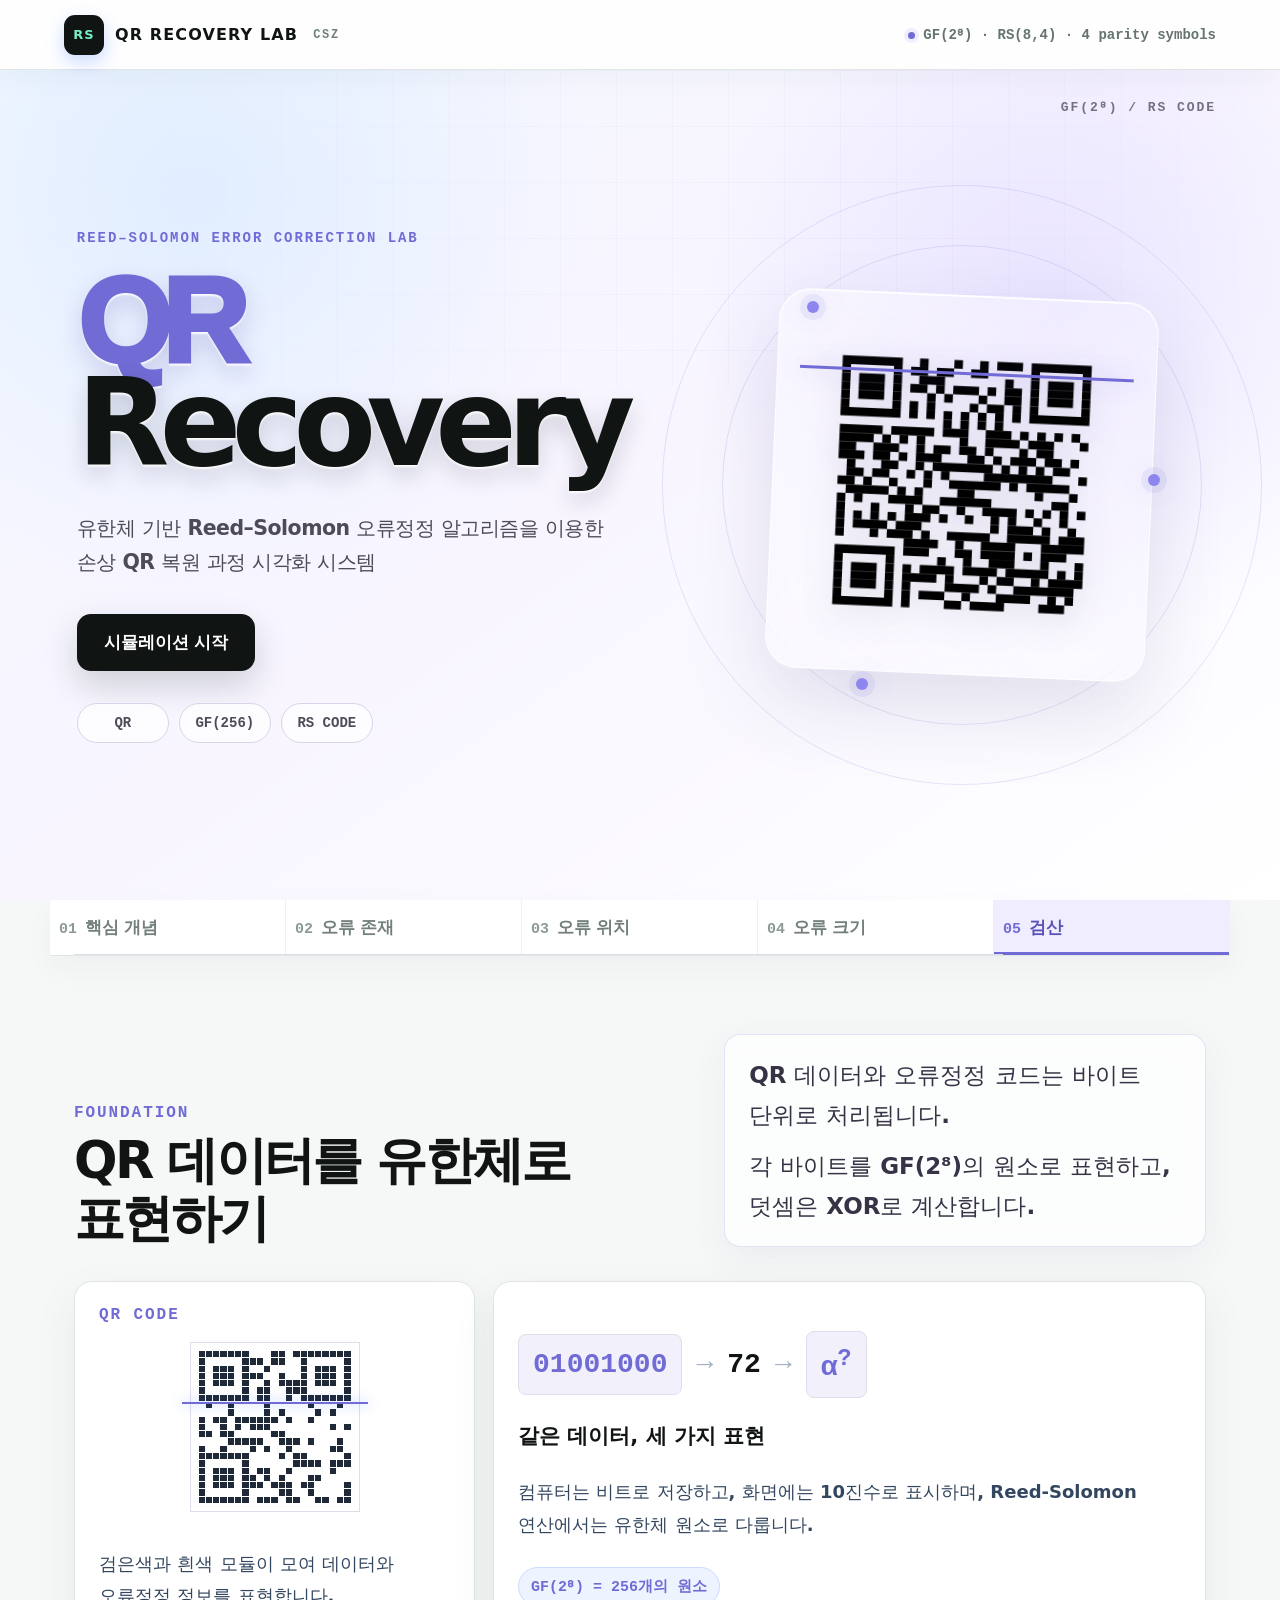
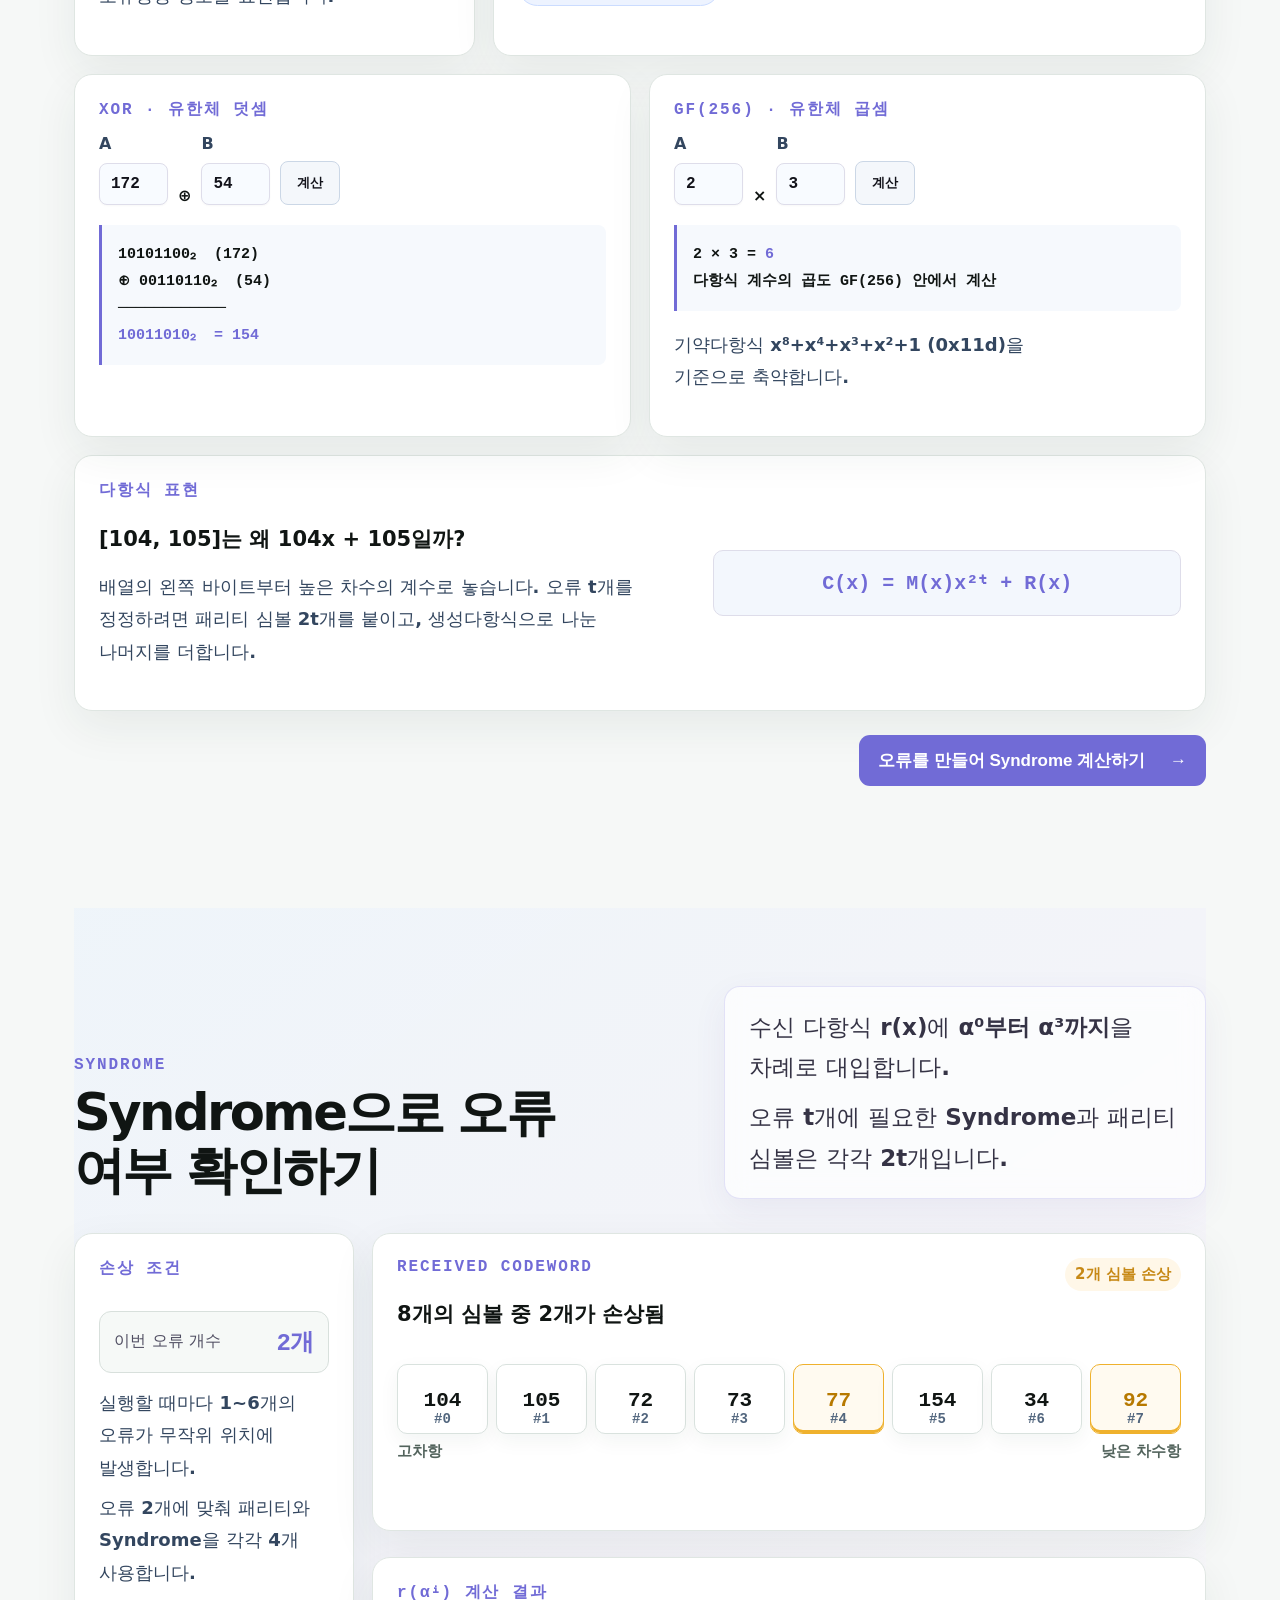
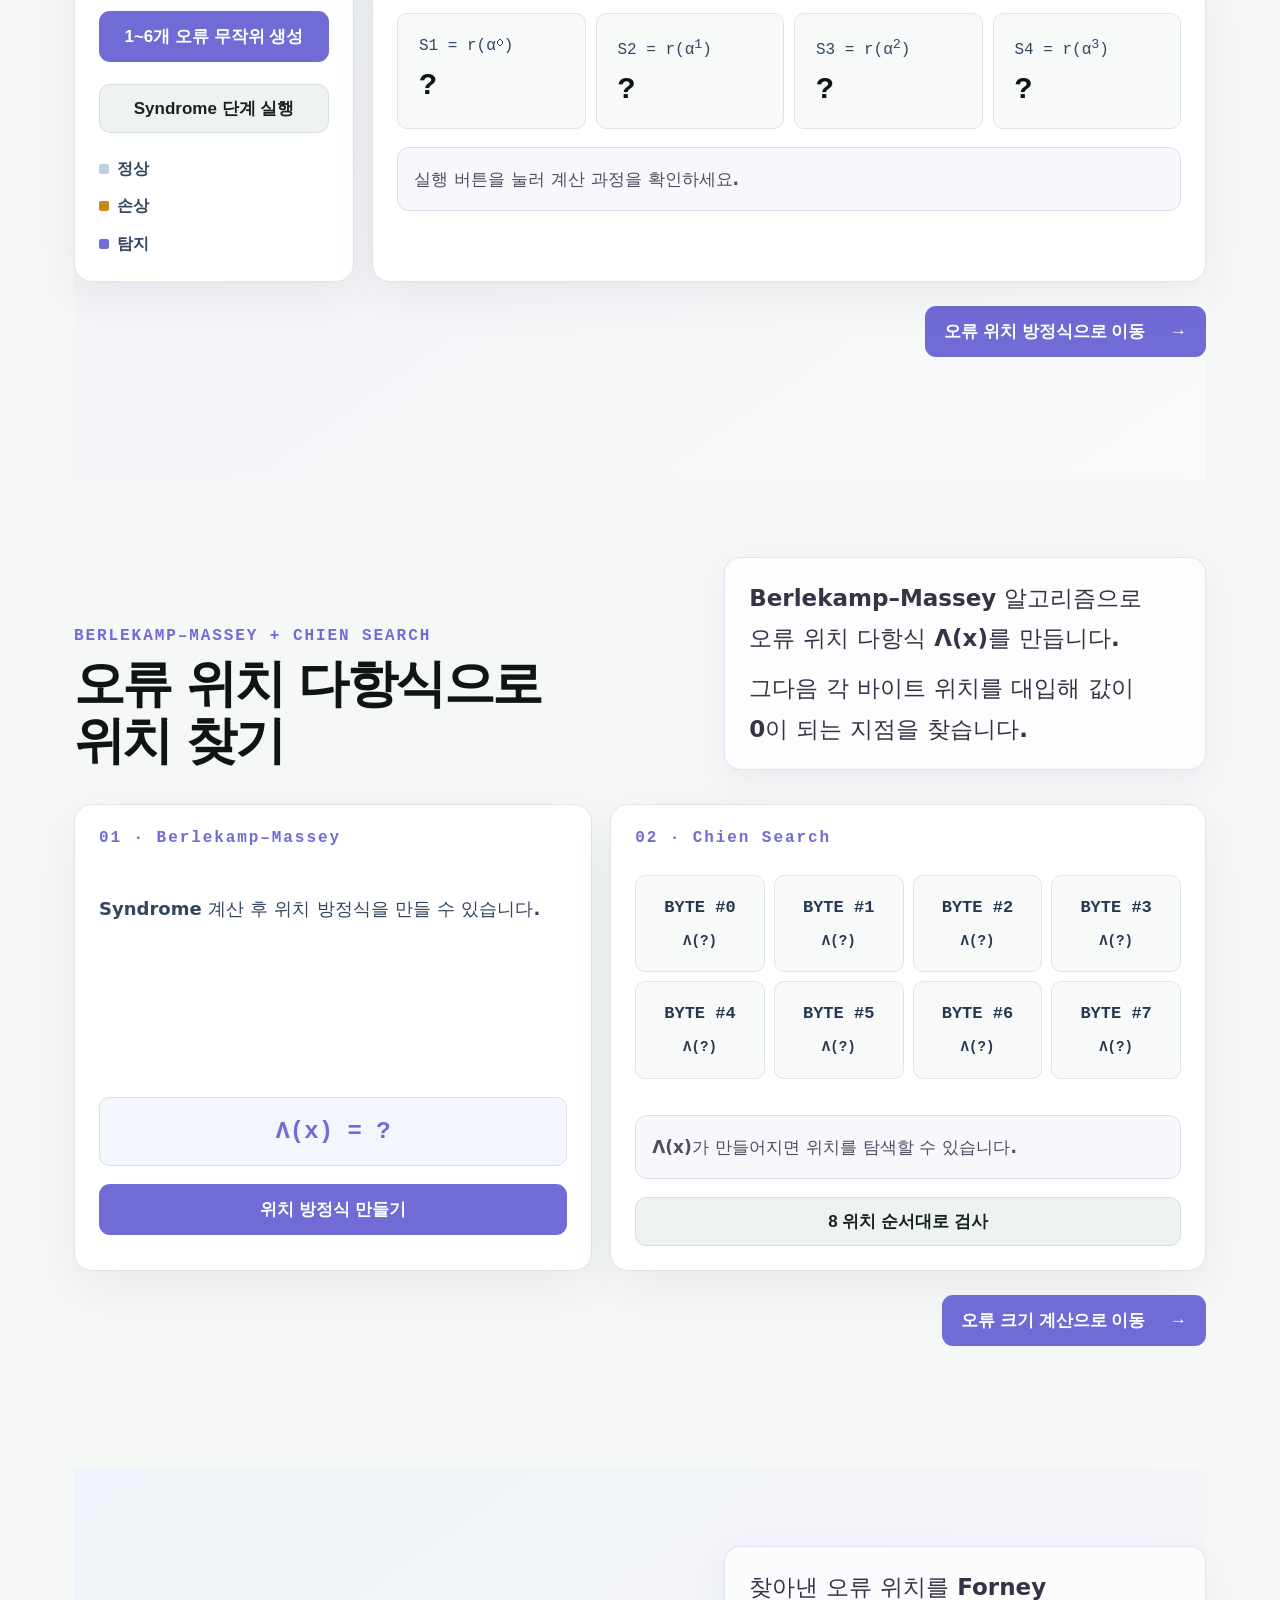
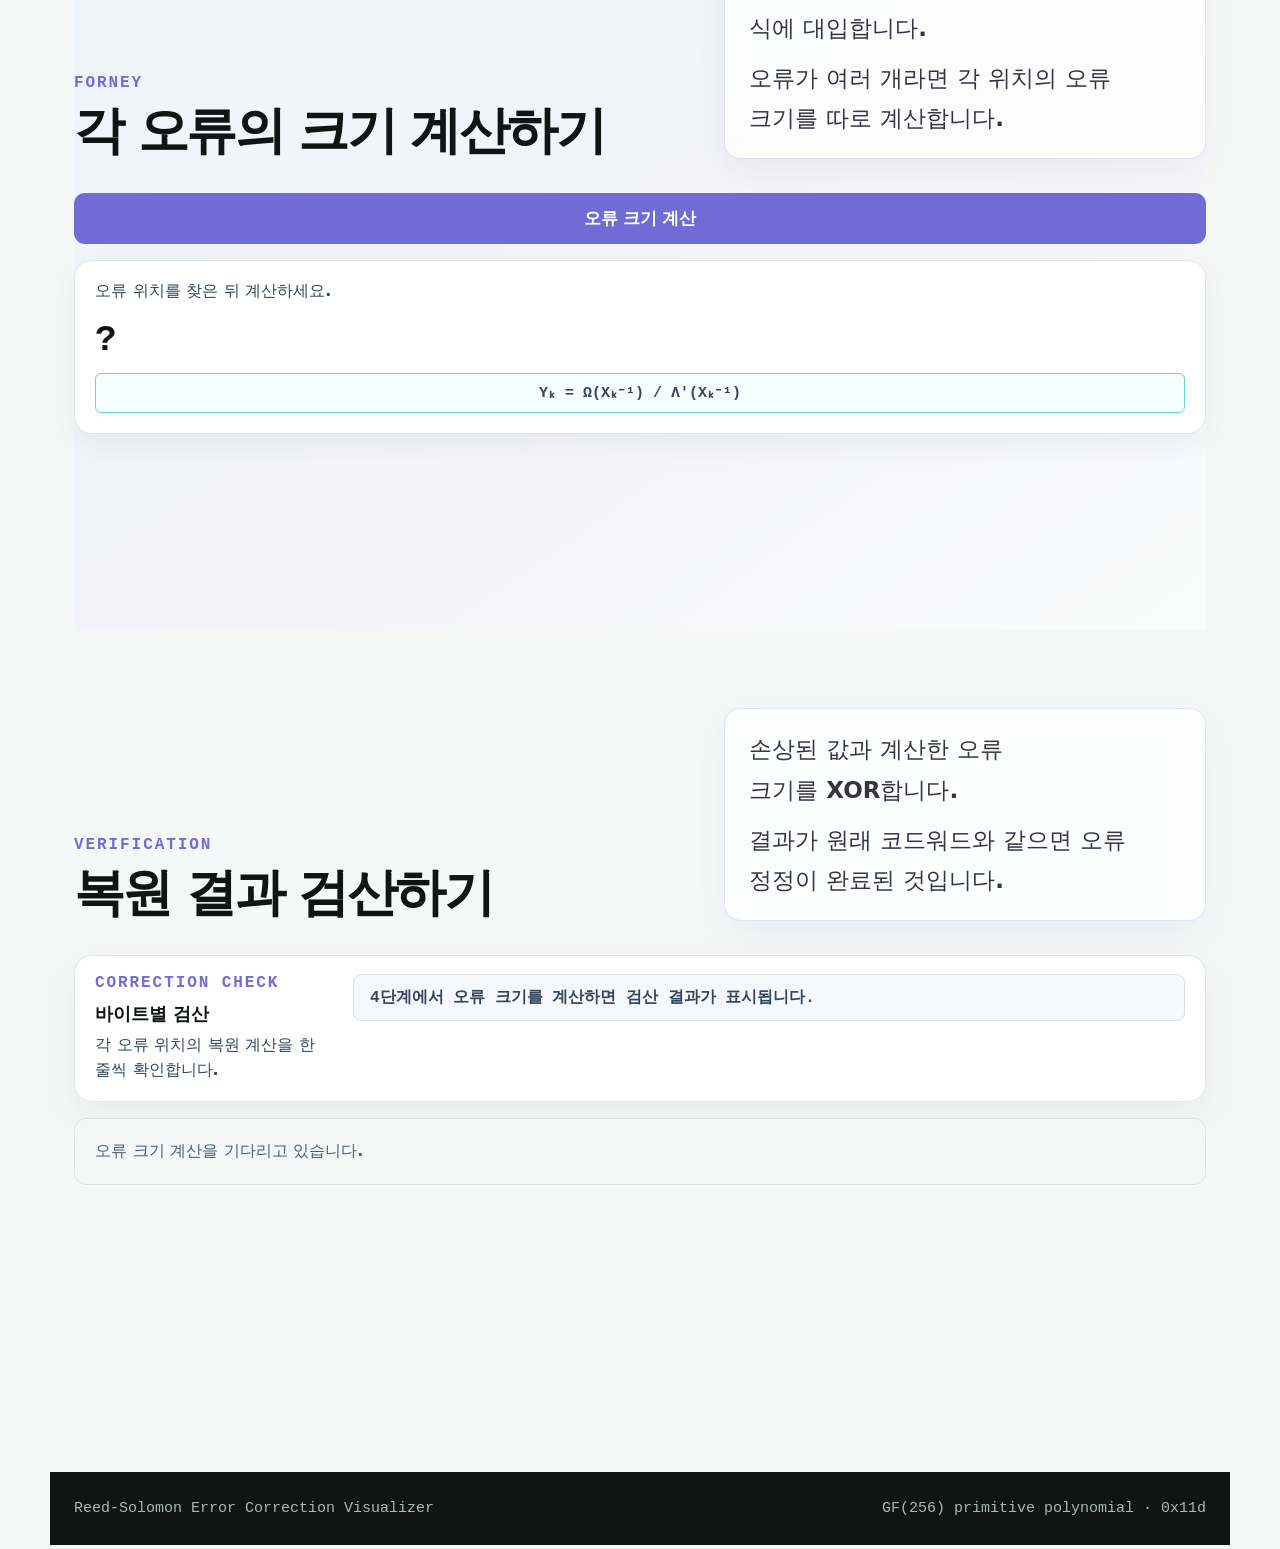
<file: rs-qr-current-site (1)/index.html>
<!doctype html>
<html lang="ko">
<head>
  <meta charset="utf-8">
  <meta name="viewport" content="width=device-width, initial-scale=1">
  <meta name="description" content="GF(256) 기반 Reed-Solomon QR 오류 정정 과정을 직접 조작하며 이해하는 시뮬레이터">
  <title>RS / QR 오류 정정 시뮬레이터</title>
  <link rel="icon" type="image/svg+xml" href="data:image/svg+xml,%3Csvg xmlns='http://www.w3.org/2000/svg' viewBox='0 0 32 32'%3E%3Crect width='32' height='32' rx='7' fill='%23145dff'/%3E%3Cpath d='M7 7h7v7H7zm11 0h7v7h-7zM7 18h7v7H7zm12 1h3v3h3v3h-6z' fill='white'/%3E%3C/svg%3E">
  <link rel="stylesheet" href="styles.css">
</head>
<body>
  <header class="topbar">
    <a class="brand" href="#cover" aria-label="표지로 이동"><span class="brand-mark">RS</span><span>QR RECOVERY LAB</span><em>CSZ</em></a>
    <div class="status"><span class="status-dot"></span>GF(2⁸) · <span id="rsStatus">dynamic RS code</span></div>
  </header>

  <section id="cover" class="cover" aria-labelledby="cover-title">
    <div class="cover-copy">
      <p class="cover-kicker">REED–SOLOMON ERROR CORRECTION LAB</p>
      <h1 id="cover-title"><span>QR</span> Recovery</h1>
      <p class="cover-summary">유한체 기반 Reed–Solomon 오류정정 알고리즘을 이용한 손상 QR 복원 과정 시각화 시스템</p>
      <button class="cover-start" data-target="concept">시뮬레이션 시작</button>
      <div class="cover-keywords" aria-label="핵심 기술"><span>QR</span><span>GF(256)</span><span>RS CODE</span></div>
    </div>
    <div class="cover-visual" aria-hidden="true">
      <div class="cover-orbit orbit-one"></div><div class="cover-orbit orbit-two"></div>
      <div class="cover-qr-frame"><img src="site-qr.svg" alt=""><i></i></div>
      <span class="cover-node node-one"></span><span class="cover-node node-two"></span><span class="cover-node node-three"></span>
    </div>
  </section>

  <nav class="steps" aria-label="학습 단계">
    <button class="step active" data-target="concept"><b>01</b><span>핵심 개념</span></button>
    <button class="step" data-target="syndrome"><b>02</b><span>오류 존재</span></button>
    <button class="step" data-target="locator"><b>03</b><span>오류 위치</span></button>
    <button class="step" data-target="magnitude"><b>04</b><span>오류 크기</span></button>
    <button class="step" data-target="verify"><b>05</b><span>검산</span></button>
  </nav>

  <main>
    <section id="concept" class="panel active" aria-labelledby="concept-title">
      <div class="section-head">
        <div><p class="eyebrow">FOUNDATION</p><h1 id="concept-title">QR 데이터를 유한체로 표현하기</h1></div>
        <p><span>QR 데이터와 오류정정 코드는 바이트 단위로 처리됩니다.</span><span>각 바이트를 GF(2⁸)의 원소로 표현하고, 덧셈은 XOR로 계산합니다.</span></p>
      </div>

      <div class="concept-grid">
        <article class="card qr-card">
          <div class="card-label">QR CODE</div>
          <div class="qr-wrap"><div id="miniQr" class="mini-qr" aria-label="개념용 QR 격자"></div><div class="scanline"></div></div>
          <p>검은색과 흰색 모듈이 모여 데이터와 오류정정 정보를 표현합니다.</p>
        </article>
        <article class="card flow-card">
          <div class="byte-flow"><span>01001000</span><i>→</i><strong>72</strong><i>→</i><span>α<sup>?</sup></span></div>
          <h2>같은 데이터, 세 가지 표현</h2>
          <p>컴퓨터는 비트로 저장하고, 화면에는 10진수로 표시하며, Reed-Solomon 연산에서는 유한체 원소로 다룹니다.</p>
          <div class="field-badge">GF(2⁸) = 256개의 원소</div>
        </article>
      </div>

      <div class="lab-grid">
        <article class="lab card">
          <div class="card-label">XOR · 유한체 덧셈</div>
          <div class="inputs"><label>A<input id="xorA" type="number" min="0" max="255" value="172"></label><span>⊕</span><label>B<input id="xorB" type="number" min="0" max="255" value="54"></label><button id="xorRun">계산</button></div>
          <div id="xorVisual" class="binary-calc"></div>
        </article>
        <article class="lab card">
          <div class="card-label">GF(256) · 유한체 곱셈</div>
          <div class="inputs"><label>A<input id="mulA" type="number" min="0" max="255" value="2"></label><span>×</span><label>B<input id="mulB" type="number" min="0" max="255" value="3"></label><button id="mulRun">계산</button></div>
          <div id="mulVisual" class="result-box"></div>
          <p class="note">기약다항식 x⁸+x⁴+x³+x²+1 (0x11d)을 기준으로 축약합니다.</p>
        </article>
      </div>

      <article class="card polynomial">
        <div><div class="card-label">다항식 표현</div><h2>[104, 105]는 왜 104x + 105일까?</h2><p>배열의 왼쪽 바이트부터 높은 차수의 계수로 놓습니다. 오류 t개를 정정하려면 패리티 심볼 2t개를 붙이고, 생성다항식으로 나눈 나머지를 더합니다.</p></div>
        <div class="formula">C(x) = M(x)x²ᵗ + R(x)</div>
      </article>
      <div class="next-row"><button class="primary next" data-target="syndrome">오류를 만들어 Syndrome 계산하기 <span>→</span></button></div>
    </section>

    <section id="syndrome" class="panel" aria-labelledby="syndrome-title">
      <div class="section-head">
        <div><p class="eyebrow">SYNDROME</p><h1 id="syndrome-title">Syndrome으로 오류 여부 확인하기</h1></div>
        <p><span>수신 다항식 r(x)에 <b id="syndromeRange">생성다항식의 근</b>을 차례로 대입합니다.</span><span>오류 t개에 필요한 Syndrome과 패리티 심볼은 각각 2t개입니다.</span></p>
      </div>
      <div class="sim-layout">
        <aside class="controls card">
          <div class="card-label">손상 조건</div>
          <div class="random-count"><span>이번 오류 개수</span><strong id="errorCountLabel">?</strong></div>
          <p class="control-note"><span>실행할 때마다 1~6개의 오류가 무작위 위치에 발생합니다.</span><span id="parityCountText">오류 개수에 맞춰 패리티와 Syndrome 개수가 정해집니다.</span></p>
          <button id="corruptRun" class="primary">1~6개 오류 무작위 생성</button>
          <button id="syndromeRun" class="secondary">Syndrome 단계 실행</button>
          <div class="legend"><span><i class="original"></i>정상</span><span><i class="damaged"></i>손상</span><span><i class="found"></i>탐지</span></div>
        </aside>
        <div class="workspace" id="syndromeWorkspace">
          <article class="card codeword-card">
            <div class="code-head"><div><div class="card-label">RECEIVED CODEWORD</div><h2 id="codewordTitle">오류가 포함된 코드워드</h2></div><span id="errorState" class="pill warning">계산 전</span></div>
            <div id="codeword" class="codeword"></div>
            <div class="coefficient-axis"><span>고차항</span><span>낮은 차수항</span></div>
          </article>
          <article class="card syndrome-card">
            <div class="card-label">r(αⁱ) 계산 결과</div>
            <div id="syndromeCells" class="syndrome-cells"></div>
            <div id="syndromeConclusion" class="conclusion muted">실행 버튼을 눌러 계산 과정을 확인하세요.</div>
          </article>
        </div>
      </div>
      <div class="next-row"><button class="primary next" data-target="locator">오류 위치 방정식으로 이동 <span>→</span></button></div>
    </section>

    <section id="locator" class="panel" aria-labelledby="locator-title">
      <div class="section-head"><div><p class="eyebrow">BERLEKAMP–MASSEY + CHIEN SEARCH</p><h1 id="locator-title">오류 위치 다항식으로 위치 찾기</h1></div><p><span>Berlekamp–Massey 알고리즘으로 오류 위치 다항식 Λ(x)를 만듭니다.</span><span>그다음 각 바이트 위치를 대입해 값이 0이 되는 지점을 찾습니다.</span></p></div>
      <div class="locator-grid">
        <article class="card bm-card">
          <div class="card-label">01 · Berlekamp–Massey</div>
          <div id="bmSteps" class="algorithm-steps"><p class="muted">먼저 이전 단계에서 Syndrome을 계산하세요.</p></div>
          <div id="locatorPolynomial" class="formula large">Λ(x) = ?</div>
          <button id="bmRun" class="primary">위치 방정식 만들기</button>
        </article>
        <article class="card chien-card">
          <div class="card-label">02 · Chien Search</div>
          <div id="chienTrack" class="chien-track"></div>
          <div id="positionResult" class="conclusion muted">Λ(x)가 만들어지면 위치를 탐색할 수 있습니다.</div>
          <button id="chienRun" class="secondary"><span id="chienCount">전체</span> 위치 순서대로 검사</button>
        </article>
      </div>
      <div class="next-row"><button class="primary next" data-target="magnitude">오류 크기 계산으로 이동 <span>→</span></button></div>
    </section>

    <section id="magnitude" class="panel" aria-labelledby="magnitude-title">
      <div class="section-head"><div><p class="eyebrow">FORNEY</p><h1 id="magnitude-title">각 오류의 크기 계산하기</h1></div><p><span>찾아낸 오류 위치를 Forney 식에 대입합니다.</span><span>오류가 여러 개라면 각 위치의 오류 크기를 따로 계산합니다.</span></p></div>
      <button id="forneyRun" class="primary wide forney-action">오류 크기 계산</button>
      <div id="forneyResults" class="forney-results"><article class="card metric placeholder"><span>오류 위치를 찾은 뒤 계산하세요.</span><strong>?</strong><small>Yₖ = Ω(Xₖ⁻¹) / Λ′(Xₖ⁻¹)</small></article></div>
    </section>

    <section id="verify" class="panel" aria-labelledby="verify-title">
      <div class="section-head">
        <div><p class="eyebrow">VERIFICATION</p><h1 id="verify-title">복원 결과 검산하기</h1></div>
        <p><span>손상된 값과 계산한 오류 크기를 XOR합니다.</span><span>결과가 원래 코드워드와 같으면 오류 정정이 완료된 것입니다.</span></p>
      </div>
      <article class="card proof-card">
        <div><div class="card-label">CORRECTION CHECK</div><h2>바이트별 검산</h2><p>각 오류 위치의 복원 계산을 한 줄씩 확인합니다.</p></div>
        <div id="proofEquation" class="proof-equation"><span class="proof-empty">4단계에서 오류 크기를 계산하면 검산 결과가 표시됩니다.</span></div>
      </article>
      <div id="proofStatus" class="verify-status muted">오류 크기 계산을 기다리고 있습니다.</div>
    </section>
  </main>

  <footer><span>Reed-Solomon Error Correction Visualizer</span><span>GF(256) primitive polynomial · 0x11d</span></footer>
  <script src="app.js"></script>
</body>
</html>
</file>
<file: rs-qr-current-site (1)/styles.css>
:root{--bg:#f5f8fc;--surface:#fff;--surface2:#eef4fb;--line:#dbe4ee;--text:#172033;--muted:#64748b;--blue:#145dff;--red:#e5485d;--amber:#d99017;--mint:#0b9f8a;--shadow:0 18px 50px rgba(41,65,96,.10)}
*{box-sizing:border-box}
html{scroll-behavior:smooth;scroll-padding-top:150px}
body{margin:0;background:linear-gradient(180deg,#fff 0,#f5f8fc 18%,#f8fbff 100%);color:var(--text);font-family:Inter,Pretendard,"Noto Sans KR",system-ui,sans-serif;min-height:100vh}
.cover{position:relative;min-height:calc(100vh - 66px);overflow:hidden;display:grid;grid-template-columns:1.15fr .85fr;align-items:center;gap:50px;padding:clamp(56px,8vw,110px) max(6vw,40px);background:radial-gradient(circle at 78% 38%,rgba(20,93,255,.14),transparent 34%),linear-gradient(135deg,#fff 0%,#f5f9ff 56%,#eaf2ff 100%)}
.cover:before{content:"";position:absolute;inset:0;background-image:linear-gradient(rgba(20,93,255,.045) 1px,transparent 1px),linear-gradient(90deg,rgba(20,93,255,.045) 1px,transparent 1px);background-size:52px 52px;mask-image:linear-gradient(to right,transparent,black 55%,transparent)}
.cover-copy,.cover-visual{position:relative;z-index:1}
.cover-kicker{margin:0 0 22px;color:var(--blue);font:850 16px ui-monospace,monospace;letter-spacing:.13em}
.cover h1{margin:0;font-size:clamp(64px,9vw,126px);line-height:.9;letter-spacing:-.075em;font-weight:900}
.cover h1 span{color:var(--blue)}
.cover-summary{margin:34px 0 0;color:#33465f;font-size:clamp(21px,2vw,29px);font-weight:600;line-height:1.65;letter-spacing:-.025em;word-break:keep-all}
.cover-start{margin-top:38px;border:0;border-radius:12px;background:var(--blue);color:#fff;padding:18px 30px;font-size:19px;font-weight:850;cursor:pointer;box-shadow:0 14px 30px rgba(20,93,255,.24);transition:.2s}
.cover-start:hover{transform:translateY(-2px);background:#0d50e5}
.cover-keywords{display:flex;gap:12px;margin-top:38px}
.cover-keywords span{min-width:94px;padding:14px 16px;border:1px solid #c5d6ef;border-radius:10px;background:rgba(255,255,255,.72);color:#29415f;text-align:center;font:800 15px ui-monospace,monospace}
.cover-visual{min-height:520px;display:grid;place-items:center}
.cover-qr-frame{position:relative;width:min(34vw,360px);aspect-ratio:1;padding:34px;border:1px solid rgba(20,93,255,.28);border-radius:28px;background:rgba(255,255,255,.78);box-shadow:0 30px 80px rgba(39,82,145,.18);backdrop-filter:blur(10px);transform:rotate(3deg)}
.cover-qr-frame img{display:block;width:100%;height:100%;object-fit:contain}
.cover-qr-frame i{position:absolute;left:20px;right:20px;top:20%;height:3px;background:var(--blue);box-shadow:0 0 20px rgba(20,93,255,.65);animation:coverScan 3.2s ease-in-out infinite}
@keyframes coverScan{50%{top:78%}}
.cover-orbit{position:absolute;border:1px solid rgba(20,93,255,.18);border-radius:50%}
.orbit-one{width:470px;height:470px}.orbit-two{width:610px;height:610px}
.cover-node{position:absolute;width:12px;height:12px;border-radius:50%;background:#37bfff;box-shadow:0 0 24px rgba(55,191,255,.8)}
.node-one{top:16%;left:18%}.node-two{right:9%;top:48%}.node-three{bottom:12%;left:28%}
.topbar{height:66px;padding:0 clamp(20px,5vw,72px);display:flex;align-items:center;justify-content:space-between;border-bottom:1px solid rgba(219,228,238,.8);background:rgba(255,255,255,.88);position:sticky;top:0;z-index:20;backdrop-filter:blur(18px)}
.brand{display:flex;gap:12px;align-items:center;color:var(--text);text-decoration:none;font-weight:850;letter-spacing:.07em}
.brand-mark{display:grid;place-items:center;width:36px;height:36px;border-radius:8px;background:var(--blue);color:white;font-size:13px;box-shadow:0 7px 18px rgba(20,93,255,.22)}
.status{font-family:ui-monospace,monospace;color:var(--muted);font-size:13px}
.status-dot{display:inline-block;width:7px;height:7px;border-radius:50%;background:var(--mint);box-shadow:0 0 0 4px rgba(11,159,138,.10);margin-right:8px}
.steps{position:sticky;top:66px;z-index:19;display:grid;grid-template-columns:repeat(5,1fr);max-width:1180px;margin:0 auto;padding:0 24px;background:rgba(245,248,252,.90);backdrop-filter:blur(18px)}
.steps:after{content:"";position:absolute;left:24px;right:24px;bottom:0;height:1px;background:var(--line)}
.step{position:relative;min-height:72px;border:0;background:none;color:#8a9aaf;text-align:left;padding:16px 9px;cursor:pointer}
.step:after{content:"";position:absolute;z-index:2;bottom:0;left:9px;right:9px;height:3px;border-radius:5px 5px 0 0;background:var(--blue);transform:scaleX(0);transform-origin:left;transition:transform .45s cubic-bezier(.2,.8,.2,1)}
.step.active:after{transform:scaleX(1)}
.step b{font:800 12px ui-monospace,monospace;margin-right:8px;color:inherit}
.step span{font-size:15px;font-weight:650}
.step.active{color:var(--text)}
.step.active b{color:var(--blue)}
.step small{display:block;margin:5px 0 0 28px;color:#9aa8b9}
.step.disabled{cursor:not-allowed;opacity:.48}
main{max-width:1180px;margin:auto;padding:0 24px 80px}
.panel{display:block;position:relative;padding:86px 0 122px;min-height:calc(100vh - 138px)}
.panel:not(:last-child):after{content:"";position:absolute;left:50%;bottom:30px;width:1px;height:62px;background:linear-gradient(var(--line),var(--blue));box-shadow:0 0 18px rgba(20,93,255,.22)}
.panel:not(:last-child):before{content:"";position:absolute;left:calc(50% - 4px);bottom:25px;width:9px;height:9px;border-right:2px solid var(--blue);border-bottom:2px solid var(--blue);transform:rotate(45deg)}
.section-head{display:grid;grid-template-columns:1.25fr 1fr;gap:48px;align-items:end;margin:0 0 34px}
.eyebrow,.card-label{margin:0 0 10px;color:var(--blue);font:800 12px ui-monospace,monospace;letter-spacing:.12em}
.section-head h1{font-size:clamp(32px,4vw,52px);line-height:1.12;margin:0;letter-spacing:-.045em}
.section-head>p{color:var(--muted);line-height:1.75;margin:0;font-size:16px}
.card{background:rgba(255,255,255,.94);border:1px solid var(--line);border-radius:14px;padding:24px;box-shadow:var(--shadow)}
.concept-grid{display:grid;grid-template-columns:.72fr 1.28fr;gap:18px}
.qr-card{display:flex;flex-direction:column;align-items:center}
.qr-card .card-label{align-self:flex-start}
.qr-wrap{position:relative;width:170px;height:170px;margin:8px 0 18px}
.mini-qr{display:grid;grid-template-columns:repeat(21,1fr);gap:1px;width:100%;height:100%;padding:8px;background:white;border:1px solid var(--line)}
.mini-qr i{background:#fff}
.mini-qr i.on{background:#1f2937}
.scanline{position:absolute;left:-8px;right:-8px;top:35%;height:2px;background:var(--blue);box-shadow:0 0 12px rgba(20,93,255,.5);animation:scan 3s infinite ease-in-out}
@keyframes scan{50%{top:75%}
}
.qr-card p,.flow-card p,.polynomial p,.note{color:var(--muted);line-height:1.65}
.flow-card{display:flex;flex-direction:column;justify-content:center}
.byte-flow{display:flex;align-items:center;gap:14px;font:700 clamp(18px,3vw,28px) ui-monospace,monospace}
.byte-flow span{padding:14px;background:var(--surface2);border:1px solid var(--line);border-radius:8px;color:var(--blue)}
.byte-flow i{color:#a4b2c4;font-style:normal}
.flow-card h2,.polynomial h2,.codeword-card h2,.proof-card h2{margin:24px 0 8px;font-size:21px}
.field-badge{align-self:flex-start;margin-top:8px;padding:9px 12px;background:#edf3ff;border:1px solid #cbdcff;border-radius:8px;color:var(--blue);font:700 13px ui-monospace,monospace}
.lab-grid{display:grid;grid-template-columns:1fr 1fr;gap:18px;margin-top:18px}
.inputs{display:flex;align-items:end;gap:10px}
.inputs label{display:grid;gap:6px;color:var(--muted);font-size:13px}
.inputs input{width:100%;max-width:110px;background:#f8fbff;border:1px solid var(--line);border-radius:8px;color:var(--text);padding:11px;font:700 16px ui-monospace,monospace}
.inputs button,.secondary{border:1px solid #cbd7e6;border-radius:8px;background:#f4f7fb;color:var(--text);padding:12px 16px;font-weight:750;cursor:pointer}
.binary-calc,.result-box{margin-top:20px;background:#f6f9fd;border-left:3px solid var(--blue);border-radius:0 8px 8px 0;padding:16px;font:15px/1.8 ui-monospace,monospace;min-height:80px}
.binary-calc b,.result-box b{color:var(--blue)}
.polynomial{display:grid;grid-template-columns:1.25fr 1fr;align-items:center;gap:30px;margin-top:18px}
.formula{padding:20px;background:#f3f7fd;border:1px solid var(--line);border-radius:10px;font:700 20px ui-monospace,monospace;color:var(--blue);text-align:center}
.next-row{display:flex;justify-content:flex-end;margin-top:24px}
.primary{border:0;border-radius:9px;background:var(--blue);color:white;padding:14px 19px;font-size:15px;font-weight:800;cursor:pointer;box-shadow:0 8px 20px rgba(20,93,255,.18);transition:.2s}
.primary:hover{transform:translateY(-1px);background:#0d50e5}
.primary span{margin-left:20px}
.sim-layout{display:grid;grid-template-columns:280px 1fr;gap:18px}
.controls{display:flex;flex-direction:column;gap:22px}
.controls label{display:grid;gap:10px;color:var(--muted)}
.controls label strong{color:var(--text);font:700 18px ui-monospace,monospace}
.controls input[type=range]{accent-color:var(--blue);width:100%}
.legend{display:grid;gap:10px;color:var(--muted);font-size:13px}
.legend i{display:inline-block;width:10px;height:10px;margin-right:8px;border-radius:2px}
.legend .original{background:#bfd0e2}
.legend .damaged{background:var(--red)}
.legend .found{background:var(--blue)}
.workspace{position:relative;display:grid;gap:26px}
.workspace>.card{position:relative;z-index:2}
.syndrome-beams{position:absolute;inset:0;width:100%;height:100%;z-index:3;pointer-events:none;overflow:visible}
.syndrome-beams path{fill:none;stroke:rgba(229,72,93,.55);stroke-width:2.2;stroke-linecap:round;filter:url(#beamGlow);stroke-dasharray:1;stroke-dashoffset:1;opacity:0}
.syndrome-beams.playing path{animation:beamTravel .85s cubic-bezier(.3,.7,.2,1) var(--beam-delay) forwards}
@keyframes beamTravel{0%{stroke-dashoffset:1;opacity:0}
18%{opacity:1}
100%{stroke-dashoffset:0;opacity:.42}
}
.code-head{display:flex;justify-content:space-between;align-items:flex-start}
.pill{padding:7px 10px;border-radius:20px;font-size:12px;font-weight:800}
.pill.warning{color:var(--amber);background:#fff7e8}
.pill.error{color:var(--red);background:#fff0f2}
.pill.success{color:var(--mint);background:#e9faf6}
.codeword{display:grid;grid-template-columns:repeat(8,1fr);gap:8px;margin-top:28px}
.symbol{position:relative;display:grid;place-items:center;min-height:78px;background:#f5f8fc;border:1px solid var(--line);border-radius:8px;font:800 18px ui-monospace,monospace}
.symbol small{position:absolute;bottom:5px;color:#899aae;font-size:10px}
.symbol.damaged{border-color:var(--red);color:var(--red);box-shadow:inset 0 -3px var(--red)}
.symbol.damaged.radiating{animation:errorPulse 1.5s ease-out}
@keyframes errorPulse{0%{box-shadow:0 0 0 0 rgba(229,72,93,.55),inset 0 -3px var(--red)}
60%{box-shadow:0 0 0 26px rgba(229,72,93,0),0 0 34px rgba(229,72,93,.28),inset 0 -3px var(--red)}
100%{box-shadow:inset 0 -3px var(--red)}
}
.symbol.found{border-color:var(--blue);color:var(--blue);box-shadow:0 0 20px rgba(20,93,255,.15)}
.coefficient-axis{display:flex;justify-content:space-between;color:#8b9bae;font-size:12px;margin-top:8px}
.syndrome-cells{display:grid;grid-template-columns:repeat(4,1fr);gap:10px}
.syndrome-cell{background:#f7f9fc;padding:18px;border:1px solid var(--line);border-radius:9px}
.syndrome-cell span{display:block;color:var(--muted);font:12px ui-monospace,monospace}
.syndrome-cell strong{display:block;margin-top:10px;font:800 25px ui-monospace,monospace}
.syndrome-cell.nonzero{border-color:rgba(229,72,93,.45);background:#fff8f9;opacity:0;transform:translateY(-9px);animation:syndromeReveal .55s ease var(--delay) forwards}
.syndrome-cell.nonzero strong{color:var(--red)}
@keyframes syndromeReveal{to{opacity:1;transform:none;box-shadow:0 12px 28px rgba(229,72,93,.10)}
}
.conclusion{margin-top:18px;padding:16px;border-left:3px solid var(--blue);background:#edf3ff;border-radius:0 8px 8px 0;line-height:1.55}
.conclusion.muted{border-color:var(--line);color:var(--muted);background:#f6f8fb}
.locator-grid{display:grid;grid-template-columns:1fr 1.15fr;gap:18px}
.bm-card,.chien-card{display:flex;flex-direction:column;gap:18px}
.algorithm-steps{min-height:204px;display:grid;gap:8px}
.algorithm-line{display:grid;grid-template-columns:64px 1fr auto;gap:10px;padding:11px;background:#f7f9fc;border:1px solid var(--line);border-radius:7px;font:13px ui-monospace,monospace}
.algorithm-line b{color:var(--blue)}
.formula.large{font-size:24px}
.chien-track{display:grid;grid-template-columns:repeat(4,1fr);gap:9px;min-height:204px}
.candidate{display:grid;place-items:center;background:#f7f9fc;border:1px solid var(--line);border-radius:8px;font:700 13px ui-monospace,monospace;transition:.25s}
.candidate.testing{border-color:var(--amber);color:var(--amber);box-shadow:0 0 0 4px rgba(217,144,23,.09)}
.candidate.found{border-color:var(--blue);background:#edf3ff;color:var(--blue);box-shadow:0 8px 18px rgba(20,93,255,.10)}
.forney-flow{display:grid;grid-template-columns:1fr auto 1fr auto 1fr;align-items:center;gap:16px}
.metric{text-align:center}
.metric span,.metric small{display:block;color:var(--muted)}
.metric strong{display:block;font:850 44px ui-monospace,monospace;margin:14px}
.metric.accent{border-color:#bcd1ff;background:#f1f5ff}
.metric.accent strong{color:var(--blue)}
.operator{font-size:30px;color:#92a2b5}
.proof-card{display:flex;align-items:center;justify-content:space-between;margin:18px 0}
.proof-equation{display:flex;align-items:center;gap:14px;font:800 25px ui-monospace,monospace}
.proof-equation span,.proof-equation strong{padding:12px 16px;background:#f5f8fc;border:1px solid var(--line);border-radius:8px}
.proof-equation strong{color:var(--blue);border-color:#b8ceff}
.wide{width:100%}
.coming-soon{display:grid;grid-template-columns:auto 1fr auto;gap:18px;align-items:center;margin-top:18px;padding:22px;border:1px dashed #bdcad8;border-radius:12px;color:#8191a5;background:rgba(255,255,255,.55)}
.coming-soon>span{font:700 24px ui-monospace,monospace}
.coming-soon b{color:#526275}
.coming-soon p{margin:5px 0 0}
.coming-soon em{font:700 12px ui-monospace,monospace;font-style:normal;letter-spacing:.1em}
footer{max-width:1180px;margin:auto;padding:28px 24px;border-top:1px solid var(--line);display:flex;justify-content:space-between;color:#7b8ca1;font:12px ui-monospace,monospace}
@media(prefers-reduced-motion:reduce){*{scroll-behavior:auto!important;animation-duration:.01ms!important;animation-iteration-count:1!important}
}
@media(max-width:760px){html{scroll-padding-top:126px}
.status{display:none}
.steps{top:66px;padding:0 8px}
.step{min-height:60px;text-align:center;padding:11px 3px}
.step b{display:block;margin:0 0 4px}
.step span{font-size:12px}
.step small{display:none}
main{padding:0 14px 60px}
.panel{padding:58px 0 100px}
.section-head,.concept-grid,.lab-grid,.polynomial,.sim-layout,.locator-grid{grid-template-columns:1fr}
.section-head{gap:15px}
.section-head h1{font-size:34px}
.section-head>p{font-size:15px}
.byte-flow{gap:6px}
.byte-flow span{padding:9px;font-size:15px}
.inputs{flex-wrap:wrap}
.codeword{grid-template-columns:repeat(4,1fr)}
.symbol{min-height:64px}
.forney-flow{grid-template-columns:1fr}
.operator{transform:rotate(90deg);text-align:center}
.proof-card{display:block}
.proof-equation{margin-top:18px;gap:7px;font-size:18px}
.proof-equation span,.proof-equation strong{padding:9px}
.coming-soon{grid-template-columns:auto 1fr}
.coming-soon em{display:none}
footer{display:grid;gap:8px}
.cover{grid-template-columns:1fr;min-height:auto;padding:72px 24px 64px;text-align:center}
.cover-kicker{font-size:13px}.cover h1{font-size:64px}.cover-summary{font-size:19px}.cover-summary br{display:none}
.cover-keywords{justify-content:center;flex-wrap:wrap}.cover-keywords span{min-width:82px}
.cover-visual{min-height:300px}.cover-qr-frame{width:250px;padding:24px}.orbit-one{width:320px;height:320px}.orbit-two{display:none}
}
.brand em{margin-left:4px;padding-left:14px;border-left:1px solid var(--line);color:var(--blue);font:800 12px ui-monospace,monospace;font-style:normal;letter-spacing:.14em}
.real-qr{display:block;width:100%;height:100%;background:white;object-fit:contain}
.controls select{width:100%;padding:12px;border:1px solid var(--line);border-radius:8px;background:#f8fbff;color:var(--text);font:700 16px inherit}
.control-note{margin:-8px 0 0;color:var(--muted);font-size:13px;line-height:1.6}
.legend .damaged{background:var(--amber)}
.symbol.damaged{border-color:#efb12d;color:#b77900;background:#fffaf0;box-shadow:inset 0 -3px #efb12d}
.symbol.damaged.radiating{animation:errorPulseGold 1.35s ease-out}
@keyframes errorPulseGold{0%{box-shadow:0 0 0 0 rgba(239,177,45,.6),inset 0 -3px #efb12d}65%{box-shadow:0 0 0 24px rgba(239,177,45,0),0 10px 34px rgba(239,177,45,.28),inset 0 -3px #efb12d}100%{box-shadow:inset 0 -3px #efb12d}}
.syndrome-beams{display:none}
.syndrome-light{position:absolute;z-index:1;transform:translateX(-50%);clip-path:polygon(48% 0,52% 0,100% 100%,0 100%);background:linear-gradient(180deg,rgba(255,203,66,.30),rgba(255,227,142,.09) 72%,transparent);filter:blur(2px);opacity:0;pointer-events:none}
.syndrome-light:after{content:"";position:absolute;inset:0;background:radial-gradient(ellipse at 50% 6%,rgba(255,190,25,.55),transparent 32%)}
.syndrome-light.playing{animation:lightOpen 1.05s cubic-bezier(.2,.75,.25,1) forwards}
@keyframes lightOpen{0%{opacity:0;clip-path:polygon(49.7% 0,50.3% 0,54% 100%,46% 100%)}100%{opacity:1;clip-path:polygon(48% 0,52% 0,100% 100%,0 100%)}}
.syndrome-cell.nonzero{border-color:#e9bd55;background:#fffaf0;opacity:0;transform:translateY(14px) scale(.98);animation:syndromeRevealGold .55s ease var(--delay) forwards}
.syndrome-cell.nonzero strong{color:#a66a00}
@keyframes syndromeRevealGold{to{opacity:1;transform:none;box-shadow:0 12px 28px rgba(217,144,23,.12)}}
.forney-results{display:grid;grid-template-columns:repeat(2,minmax(0,1fr));gap:18px}
.forney-results:has(.placeholder){grid-template-columns:1fr}
.forney-parts{display:flex;justify-content:center;gap:12px;margin:0 0 16px;color:var(--muted);font:13px ui-monospace,monospace}
.metric small{padding:13px;border:1px solid #70ccdc;background:#f4fdff;border-radius:6px;color:#101828;font:700 16px ui-monospace,monospace}
.reveal{opacity:0;transform:translateY(34px);filter:blur(5px);transition:opacity .72s ease var(--reveal-delay),transform .72s cubic-bezier(.2,.75,.25,1) var(--reveal-delay),filter .72s ease var(--reveal-delay)}
.reveal.shown{opacity:1;transform:none;filter:none}
@media(prefers-reduced-motion:reduce){.reveal{opacity:1;transform:none;filter:none}}
@media(max-width:760px){.brand em{display:none}.forney-results{grid-template-columns:1fr}.forney-parts{display:grid}}
.panel:not(:last-child):after,.panel:not(:last-child):before{display:none}
.pill.error{color:#9a6500;background:#fff6dd}
.section-head h1,.section-head>p,.card p,.control-note,.coming-soon p{word-break:keep-all;overflow-wrap:normal}
.section-head h1{text-wrap:balance;max-width:720px}
.section-head>p{max-width:500px}
.syndrome-light{z-index:5;background:linear-gradient(180deg,rgba(255,198,46,.42),rgba(255,224,128,.16) 58%,rgba(255,238,190,.04));filter:blur(1px)}
.syndrome-light:after{background:radial-gradient(ellipse at 50% 2%,rgba(255,184,0,.72),rgba(255,207,71,.18) 28%,transparent 58%)}
.syndrome-card{z-index:6!important}
.forney-action{margin-bottom:16px;box-shadow:none}
.forney-results{gap:14px}
.forney-results .metric{padding:20px;text-align:left;box-shadow:0 10px 30px rgba(41,65,96,.07)}
.magnitude-head{display:flex;align-items:center;justify-content:space-between;color:var(--muted);font-size:14px}
.magnitude-head b{color:var(--blue);font:750 13px ui-monospace,monospace}
.forney-results .metric strong{margin:18px 0 12px;font-size:36px}
.compact-fraction{margin-bottom:14px;padding:10px 12px;border-radius:7px;background:#fff;color:#526275;font:700 14px ui-monospace,monospace;text-align:center}
.forney-results .metric small{padding:10px;font-size:14px;text-align:center}
.proof-card{padding:18px 22px;margin:14px 0}
.proof-card h2{margin:5px 0 0;font-size:18px}
.proof-equation{font-size:18px}
.proof-equation strong{padding:10px 12px}
.section-head>p span,.control-note span{display:block}
.section-head>p span+span,.control-note span+span{margin-top:8px}
.random-count strong{font-family:inherit;font-size:20px;letter-spacing:-.02em}
.error-rays,.syndrome-direction{display:none!important}
.symbol em{display:none}
.proof-equation{flex-direction:column;align-items:stretch;gap:8px}
.proof-line{display:grid;grid-template-columns:72px 1fr;align-items:center;gap:14px;padding:11px 14px;border:1px solid var(--line);border-radius:8px;background:#f8fbff;font:750 16px ui-monospace,monospace}
.proof-line b{color:var(--blue);font-family:Inter,Pretendard,"Noto Sans KR",system-ui,sans-serif;font-size:13px}
.proof-card{display:grid;grid-template-columns:240px minmax(0,1fr);align-items:start;gap:18px;padding:18px 20px}
.proof-equation{margin:0;gap:6px}
.proof-line{min-height:42px;padding:8px 12px}
.proof-empty{padding:10px 12px;border-radius:8px;background:#f8fbff;color:var(--muted);font-size:14px}
.proof-card>div:first-child p{margin:7px 0 0;color:var(--muted);font-size:14px;line-height:1.55;word-break:keep-all}
.proof-line{grid-template-columns:78px minmax(44px,1fr) 18px minmax(44px,1fr) 18px minmax(44px,1fr)}
.proof-line>span,.proof-line>strong{display:grid;place-items:center;min-height:34px;padding:6px 10px;border-radius:7px;background:white;border:1px solid var(--line);font:800 16px ui-monospace,monospace}
.proof-line>strong{color:#087c6b;border-color:#9bd7cc;background:#effbf8}
.proof-line>i{color:#8191a5;font-style:normal;text-align:center}
.restore-before{color:#a66a00!important;background:#fffaf0!important;border-color:#e9d08b!important}
@media(max-width:760px){.proof-line{grid-template-columns:1fr 16px 1fr 16px 1fr;gap:5px}.proof-line>b{grid-column:1/-1}.proof-line>span,.proof-line>strong{padding:5px;font-size:14px}}
@media(max-width:760px){.proof-card{grid-template-columns:1fr}.proof-equation{margin-top:4px}}
.random-count{display:flex;align-items:center;justify-content:space-between;padding:14px;border:1px solid #e5d39b;border-radius:10px;background:#fffaf0;color:var(--muted)}
.random-count strong{color:#a66a00;font:850 24px ui-monospace,monospace}
.codeword{grid-template-columns:repeat(8,1fr)}
.symbol{min-height:70px}
.symbol em{position:absolute;top:5px;padding:2px 6px;border-radius:10px;background:#f2b928;color:#503500;font:800 10px inherit;font-style:normal}
.symbol span{margin-top:4px}
.syndrome-cells{grid-template-columns:repeat(4,1fr)}
.syndrome-card{z-index:4!important}
.error-rays{position:absolute;inset:0;width:100%;height:100%;z-index:5;pointer-events:none;overflow:visible}
.error-rays line{stroke:#f0b91e;stroke-width:1.7;stroke-linecap:round;filter:url(#rayGlow);stroke-dasharray:1;stroke-dashoffset:1;opacity:0}
.error-rays.playing line{animation:rayDraw .75s ease var(--ray-delay) forwards}
@keyframes rayDraw{0%{stroke-dashoffset:1;opacity:0}25%{opacity:.8}100%{stroke-dashoffset:0;opacity:.55}}
.syndrome-direction{position:absolute;z-index:7;right:-92px;top:48%;display:flex;align-items:center;gap:8px;color:#a66a00;font-size:14px;white-space:nowrap}
.syndrome-direction span{font-size:26px;color:#e5aa08}
.forney-results{display:block}
.magnitude-row{display:grid;grid-template-columns:92px minmax(120px,1fr) 28px minmax(120px,1fr) 28px minmax(120px,1fr);align-items:center;gap:10px;margin-bottom:12px}
.row-label{display:grid;gap:5px}
.row-label b{font-size:15px}
.row-label span{color:var(--muted);font:12px ui-monospace,monospace}
.equation-block{display:grid;place-items:center;min-height:84px;padding:11px;background:white;border:1px solid var(--line);border-radius:10px;box-shadow:0 8px 24px rgba(41,65,96,.06)}
.equation-block small{color:var(--muted);font:14px ui-monospace,monospace}
.equation-block strong{margin-top:7px;font:850 24px ui-monospace,monospace}
.equation-block.result{border-color:#8db2ff;background:#f1f5ff;color:var(--blue)}
.magnitude-row>i{color:#8191a5;font-size:24px;font-style:normal;text-align:center}
.restore-card{margin-bottom:16px}
.restore-action{box-shadow:none}
.symbol.corrected{border-color:#6abcae;background:#effbf8;color:#087c6b;animation:correctedPop .6s ease both}
@keyframes correctedPop{0%{transform:scale(.92);opacity:.3}100%{transform:none;opacity:1}}
@media(max-width:1020px){.syndrome-direction{position:static;justify-content:flex-end;margin:-8px 0}.syndrome-direction span{transform:rotate(90deg)}.magnitude-row{grid-template-columns:74px 1fr 22px 1fr 22px 1fr}}
@media(max-width:760px){.codeword{grid-template-columns:repeat(4,1fr)}.syndrome-cells{grid-template-columns:repeat(2,1fr)}.magnitude-row{grid-template-columns:1fr 24px 1fr 24px 1fr}.row-label{grid-column:1/-1;display:flex;justify-content:space-between}.equation-block{min-width:0}.equation-block small{font-size:11px}.equation-block strong{font-size:20px}}
.verify-status{display:flex;align-items:center;justify-content:space-between;gap:20px;margin-top:16px;padding:18px 20px;border:1px solid var(--line);border-radius:12px;background:#f8fbff;color:var(--muted)}
.verify-status b{font-size:17px;color:var(--text)}
.verify-status span{line-height:1.6;word-break:keep-all}
.verify-status.success{border-color:#9bd7cc;background:#effbf8;color:#087c6b}
.verify-status.success b{color:#087c6b}

/* 발표 화면에서도 보조 설명과 수식 라벨이 선명하게 읽히도록 대비와 크기를 보강합니다. */
:root{--muted:#4c5f77}
body{font-size:16px}
.status{font-size:14px;color:#4c5f77}
.step b{font-size:13px}
.step small{font-size:14px;color:#5c6f87}
.eyebrow,.card-label{font-size:14px}
.section-head>p,.qr-card p,.flow-card p,.polynomial p,.note{font-size:17px;color:#4c5f77}
.inputs label,.controls label,.control-note,.legend{font-size:15px;color:#4c5f77}
.field-badge{font-size:14px}
.pill{font-size:14px}
.symbol small{bottom:6px;color:#52667e;font-size:13px}
.coefficient-axis{color:#52667e;font-size:14px}
.syndrome-cell span{color:#4c5f77;font-size:14px;line-height:1.45}
.algorithm-line{font-size:15px;line-height:1.5}
.candidate{font-size:15px;line-height:1.55}
.metric span,.metric small,.magnitude-head,.row-label span,.equation-block small{color:#4c5f77}
.row-label span{font-size:14px}
.equation-block small{font-size:15px}
.compact-fraction,.forney-results .metric small{font-size:15px}
.proof-empty,.proof-card>div:first-child p{font-size:15px;color:#4c5f77}
.proof-line b{font-size:14px}
.verify-status{color:#4c5f77}
footer{color:#52667e;font-size:14px}

@media(max-width:760px){
  .step span{font-size:13px}
  .section-head>p{font-size:16px}
  .equation-block small{font-size:13px}
  .symbol small{font-size:12px}
}

/* 발표용 가독성: 설명문과 회색 보조 글씨를 한 단계 더 크게, 더 진하게 표시 */
:root{--muted:#33465f}
.section-head>p{font-size:20px;line-height:1.85;font-weight:520;color:#33465f;max-width:560px}
.card p,.qr-card p,.flow-card p,.polynomial p,.note{font-size:18px;line-height:1.8;color:#33465f}
.control-note,.controls label,.inputs label,.legend{font-size:16px;line-height:1.7;color:#33465f}
.step small,.coefficient-axis,.row-label span{font-size:15px;color:#3f536c}
.syndrome-cell span,.equation-block small,.metric span,.metric small{font-size:16px;color:#33465f}
.algorithm-line,.candidate{font-size:16px;color:#26384f}
.proof-card>div:first-child p,.proof-empty,.verify-status span{font-size:16px;color:#33465f}
footer{font-size:15px;color:#3f536c}

@media(max-width:760px){
  .section-head>p{font-size:18px;line-height:1.75}
  .card p,.qr-card p,.flow-card p,.polynomial p,.note{font-size:17px}
  .syndrome-cell span,.equation-block small,.metric span,.metric small{font-size:14px}
}
.verify-status.failed{border-color:#e5d39b;background:#fffaf0;color:#8b6500}
@media(max-width:760px){.verify-status{align-items:flex-start;flex-direction:column;gap:6px}.proof-card{margin-top:0}}

/* 큰 화면 발표용 최종 타이포그래피 */
.step span{font-size:17px;font-weight:800}.step b{font-size:15px}
.eyebrow,.card-label{font-size:16px}.status,.pill,.field-badge{font-size:15px}
.primary,.secondary,.next{font-size:17px}.symbol{font-size:21px}.symbol small{font-size:14px}
.syndrome-cell{padding:21px}.syndrome-cell span{font-size:16px}.syndrome-cell strong{font-size:30px}
.algorithm-line,.candidate{font-size:17px;padding:14px}.conclusion{font-size:17px;line-height:1.65}
.row-label b{font-size:17px}.row-label span{font-size:15px}.equation-block small{font-size:16px}.equation-block strong{font-size:27px}
.proof-line,.proof-line>span,.proof-line>strong{font-size:17px}.verify-status b{font-size:19px}

@media(max-width:760px){
  .step span{font-size:14px}.step b{font-size:12px}.eyebrow,.card-label{font-size:14px}
  .primary,.secondary,.next{font-size:16px}.symbol{font-size:18px}.syndrome-cell strong{font-size:26px}
  .algorithm-line,.candidate{font-size:15px}.equation-block small{font-size:13px}.equation-block strong{font-size:21px}
}

/* 2026 editorial redesign — cream / ink / signal orange / acid lime */
:root{--bg:#f1efe8;--surface:#fbfaf5;--surface2:#e7e4da;--line:#171717;--text:#111;--muted:#4e514d;--blue:#ff5a2f;--amber:#ffb000;--mint:#15a77a;--red:#e13a2a}
html{background:#111}body{background:var(--bg);color:var(--text)}
.topbar{height:72px;padding:0 4vw;background:rgba(241,239,232,.92);border-bottom:2px solid #171717;box-shadow:none;backdrop-filter:blur(14px)}
.brand{gap:12px}.brand-mark{width:42px;height:42px;border-radius:0;background:#171717;color:#dfff00;transform:rotate(-4deg)}
.brand em{color:#111;border:1px solid #111;padding:4px 7px;font-style:normal}.status{color:#333;font-weight:700}
.cover{min-height:calc(100vh - 72px);grid-template-columns:minmax(0,1.12fr) minmax(380px,.88fr);gap:7vw;padding:clamp(64px,8vw,118px) max(5vw,44px);background:#f1efe8;border-bottom:2px solid #171717}
.cover:before{inset:auto 0 0 0;height:38%;background:repeating-linear-gradient(-45deg,transparent 0 15px,rgba(17,17,17,.035) 15px 16px);mask-image:none}
.cover:after{content:"RS / 256";position:absolute;right:4vw;top:36px;color:#171717;font:900 13px ui-monospace,monospace;letter-spacing:.18em}
.cover-kicker{display:inline-flex;margin-bottom:30px;padding:9px 12px;background:#dfff00;color:#111;border:2px solid #111;font-size:14px;letter-spacing:.12em;box-shadow:5px 5px 0 #111}
.cover h1{font-size:clamp(76px,10vw,148px);line-height:.78;letter-spacing:-.085em;text-transform:uppercase;max-width:820px}
.cover h1 span{display:block;width:max-content;color:#ff5a2f;text-shadow:5px 5px 0 #111;-webkit-text-stroke:2px #111;transform:rotate(-2deg)}
.cover-summary{max-width:760px;margin-top:45px;padding-left:20px;border-left:7px solid #ff5a2f;color:#252525;font-size:clamp(20px,1.65vw,27px);font-weight:720;line-height:1.55}
.cover-start{display:inline-flex;align-items:center;gap:28px;margin-top:36px;border:2px solid #111;border-radius:0;background:#111;color:#fff;padding:19px 24px;font-size:18px;box-shadow:8px 8px 0 #ff5a2f}
.cover-start span{color:#dfff00;font-size:25px}.cover-start:hover{background:#ff5a2f;transform:translate(3px,3px);box-shadow:5px 5px 0 #111}
.cover-keywords{gap:8px}.cover-keywords span{min-width:0;padding:10px 13px;border:1.5px solid #111;border-radius:100px;background:transparent;color:#111;font-size:14px}
.cover-visual{min-height:560px}.cover-qr-frame{width:min(32vw,390px);padding:28px;border:3px solid #111;border-radius:0;background:#fff;box-shadow:22px 22px 0 #ff5a2f;transform:rotate(4deg)}
.cover-qr-frame:before{content:"SCAN / REPAIR";position:absolute;top:-38px;left:-3px;color:#111;font:900 14px ui-monospace,monospace;letter-spacing:.12em}
.cover-qr-frame i{left:14px;right:14px;height:5px;background:#dfff00;box-shadow:0 0 0 2px #111,0 0 28px #dfff00}
.cover-orbit{border:2px solid #111;border-radius:0;opacity:.13;transform:rotate(20deg)}.cover-node{width:15px;height:15px;border:2px solid #111;background:#dfff00;box-shadow:none}
.steps{top:72px;background:#171717;border:0;border-bottom:2px solid #171717;box-shadow:none}.step{color:#b8b8b2;border:0;border-right:1px solid #494949;border-radius:0}.step b{color:#dfff00}.step:hover{background:#292929}.step.active{background:#ff5a2f;color:#111}.step.active b{color:#111}
.panel{padding-top:76px}.section-head{padding-bottom:28px;border-bottom:2px solid #171717}.section-head h1{font-weight:900;letter-spacing:-.055em}.eyebrow,.card-label{color:#d94a26;letter-spacing:.13em}
.card,.qr-card,.flow-card,.lab-card,.polynomial,.locator-card,.proof-card,.restore-card{border:2px solid #171717;border-radius:4px;background:#fbfaf5;box-shadow:8px 8px 0 #d8d4ca}
.card:nth-child(2n),.flow-card:nth-child(2n){box-shadow:8px 8px 0 #dfff00}.qr-card{box-shadow:10px 10px 0 #ff5a2f}
.primary,.secondary,.next{border:2px solid #171717;border-radius:2px;box-shadow:4px 4px 0 #171717}.primary{background:#ff5a2f;color:#111}.primary:hover{background:#dfff00;transform:translate(2px,2px);box-shadow:2px 2px 0 #171717}.secondary{background:#fbfaf5;color:#111}.secondary:hover{background:#dfff00}
input,select{border:2px solid #171717;border-radius:2px;background:#fff;color:#111}.field-badge,.pill{border-radius:100px}
.random-count{border:2px solid #171717;border-radius:2px;background:#fff4d6}.random-count strong{color:#b34818}
.symbol{border:2px solid #171717;border-radius:2px;background:#fff;box-shadow:3px 3px 0 #c9c5bb}.symbol.error{background:#ffde75;border-color:#171717;color:#111;box-shadow:4px 4px 0 #ff5a2f}.symbol.corrected{background:#dfff00;border-color:#171717;color:#111}
.syndrome-cell,.algorithm-line,.candidate,.equation-block,.proof-line,.proof-empty{border:1.5px solid #171717;border-radius:2px;background:#fff}.syndrome-cell.nonzero{border:2px solid #171717;background:#fff0c7;box-shadow:4px 4px 0 #ffb000}.syndrome-cell.nonzero strong{color:#b74418}
.conclusion,.verify-status{border:2px solid #171717;border-radius:2px;background:#e9e6dc}.equation-block.result{border:2px solid #171717;background:#dfff00;color:#111}.proof-line>span,.proof-line>strong{border:1.5px solid #171717;border-radius:2px}.proof-line>strong,.verify-status.success{background:#c9f5df;border-color:#171717;color:#09664f}.verify-status.success b{color:#09664f}
.coefficient-axis{color:#333}.syndrome-direction{color:#8c431a}.syndrome-direction span{color:#ff5a2f}
footer{background:#171717;color:#d1d1ca;border:0}footer strong{color:#dfff00}

@media(max-width:760px){
  .topbar{height:64px;padding:0 18px}.cover{grid-template-columns:1fr;padding:66px 22px 58px;text-align:left}.cover:after{display:none}
  .cover-kicker{font-size:12px}.cover h1{font-size:70px}.cover h1 span{text-shadow:3px 3px 0 #111;-webkit-text-stroke:1px #111}
  .cover-summary{font-size:18px;margin-top:34px}.cover-start{width:100%;justify-content:space-between}.cover-keywords{justify-content:flex-start}
  .cover-visual{min-height:320px}.cover-qr-frame{width:245px;padding:20px;box-shadow:13px 13px 0 #ff5a2f}.steps{top:64px}
  .card,.qr-card,.flow-card,.lab-card,.polynomial,.locator-card,.proof-card,.restore-card{box-shadow:5px 5px 0 #d8d4ca}
}

/* Refined light edition — clean scientific gallery */
:root{--bg:#f6f8f7;--surface:#ffffff;--surface2:#eef2f0;--line:#dce4e0;--text:#101513;--muted:#51605a;--blue:#008a62;--amber:#c78916;--mint:#00a778;--red:#d94b52}
html{background:#f6f8f7}body{background:#f6f8f7;color:#101513}
.topbar{height:70px;padding:0 max(5vw,28px);background:rgba(255,255,255,.88);border:0;border-bottom:1px solid #e1e7e4;box-shadow:0 8px 30px rgba(25,50,40,.04);backdrop-filter:blur(18px)}
.brand{gap:11px;color:#101513}.brand-mark{width:40px;height:40px;border-radius:11px;background:#101513;color:#75f0c4;transform:none}.brand em{padding:0;border:0;color:#718079}.status{color:#65746e}
.cover{min-height:calc(100vh - 70px);grid-template-columns:minmax(0,1.08fr) minmax(360px,.92fr);gap:6vw;padding:clamp(68px,8vw,120px) max(6vw,48px);background:radial-gradient(circle at 83% 30%,rgba(71,222,169,.19),transparent 25%),radial-gradient(circle at 18% 90%,rgba(0,138,98,.07),transparent 28%),linear-gradient(150deg,#fff 0%,#f7faf8 52%,#edf5f1 100%);border:0}
.cover:before{inset:0;background-image:linear-gradient(rgba(16,42,33,.045) 1px,transparent 1px),linear-gradient(90deg,rgba(16,42,33,.045) 1px,transparent 1px);background-size:56px 56px;mask-image:linear-gradient(to right,transparent 0,black 65%,transparent 100%);opacity:1}
.cover:after{content:"GF(2⁸)  /  RS CODE";right:max(5vw,34px);top:30px;color:#6c7c75;font:750 13px ui-monospace,monospace;letter-spacing:.15em}
.cover-kicker{display:inline-flex;margin:0 0 26px;padding:0;background:none;border:0;box-shadow:none;color:#008a62;font:850 14px ui-monospace,monospace;letter-spacing:.14em}
.cover h1{max-width:860px;font-size:clamp(72px,9.4vw,140px);line-height:.84;letter-spacing:-.08em;text-transform:none;color:#101513}
.cover h1 span{display:inline;color:#008a62;text-shadow:none;-webkit-text-stroke:0;transform:none}
.cover-summary{max-width:730px;margin:38px 0 0;padding:0;border:0;color:#43514c;font-size:clamp(20px,1.6vw,26px);font-weight:600;line-height:1.65}
.cover-start{display:inline-flex;margin-top:34px;padding:17px 27px;border:0;border-radius:14px;background:#101513;color:#fff;font-size:17px;box-shadow:0 14px 34px rgba(16,35,28,.18);transform:none}.cover-start:hover{background:#008a62;transform:translateY(-2px);box-shadow:0 18px 38px rgba(0,138,98,.2)}
.cover-keywords{gap:10px;margin-top:32px}.cover-keywords span{min-width:92px;padding:11px 15px;border:1px solid #cedbd5;border-radius:100px;background:rgba(255,255,255,.72);color:#30423b;font-size:14px}
.cover-visual{min-height:540px}.cover-qr-frame{width:min(31vw,380px);padding:30px;border:1px solid rgba(53,94,78,.19);border-radius:32px;background:rgba(255,255,255,.82);box-shadow:0 35px 90px rgba(23,71,53,.16),inset 0 1px 0 #fff;backdrop-filter:blur(16px);transform:rotate(2.5deg)}
.cover-qr-frame:before{content:"LIVE ERROR MAP";top:-34px;left:8px;color:#64756e;font:750 13px ui-monospace,monospace;letter-spacing:.12em}
.cover-qr-frame i{left:22px;right:22px;height:3px;background:#00a778;box-shadow:0 0 24px rgba(0,167,120,.58)}
.cover-orbit{border:1px solid rgba(0,138,98,.17);border-radius:50%;opacity:1;transform:none}.cover-node{width:12px;height:12px;border:0;background:#00b983;box-shadow:0 0 0 7px rgba(0,185,131,.1),0 0 28px rgba(0,167,120,.35)}
.steps{top:70px;background:rgba(255,255,255,.94);border:0;border-bottom:1px solid #dfe7e3;box-shadow:0 12px 30px rgba(30,60,48,.04);backdrop-filter:blur(18px)}
.step{color:#728079;border:0;border-right:1px solid #edf1ef;border-radius:0}.step b{color:#8c9b95}.step:hover{background:#f1f7f4}.step.active{background:#e5f7f0;color:#086f51;box-shadow:inset 0 -3px #00a778}.step.active b{color:#008a62}
.panel{padding-top:78px;background:#f6f8f7}.section-head{padding-bottom:0;border:0}.section-head h1{font-weight:850;letter-spacing:-.05em}.eyebrow,.card-label{color:#008a62;letter-spacing:.12em}
.card,.qr-card,.flow-card,.lab-card,.polynomial,.locator-card,.proof-card,.restore-card{border:1px solid #dfe6e2;border-radius:18px;background:#fff;box-shadow:0 16px 45px rgba(25,57,44,.07)}
.card:nth-child(2n),.flow-card:nth-child(2n),.qr-card{box-shadow:0 16px 45px rgba(25,57,44,.07)}
.primary,.secondary,.next{border:0;border-radius:11px;box-shadow:none}.primary{background:#101513;color:#fff}.primary:hover{background:#008a62;transform:translateY(-1px);box-shadow:0 10px 24px rgba(0,138,98,.16)}.secondary{background:#eef3f1;color:#17231f;border:1px solid #d7e1dc}.secondary:hover{background:#e1f5ed}
input,select{border:1px solid #cfdad5;border-radius:10px;background:#fff;color:#101513}.field-badge,.pill{border-radius:100px}
.random-count{border:1px solid #d8e0dc;border-radius:12px;background:#f6f9f7}.random-count strong{color:#008a62}
.symbol{border:1px solid #d9e2de;border-radius:10px;background:#fff;box-shadow:0 7px 20px rgba(25,57,44,.05)}.symbol.error{background:#fff7e4;border-color:#e3c26e;color:#9e6800;box-shadow:0 7px 20px rgba(166,112,10,.08)}.symbol.corrected{background:#e8f9f2;border-color:#81cdb1;color:#087557}
.syndrome-cell,.algorithm-line,.candidate,.equation-block,.proof-line,.proof-empty{border:1px solid #dfe6e2;border-radius:10px;background:#f8faf9}.syndrome-cell.nonzero{border:1px solid #e3c26e;background:#fff9eb;box-shadow:none}.syndrome-cell.nonzero strong{color:#a56b00}
.conclusion,.verify-status{border:1px solid #dce4e0;border-radius:12px;background:#f4f7f5}.equation-block.result{border:1px solid #86cdb4;background:#e8f8f2;color:#087557}.proof-line>span,.proof-line>strong{border:1px solid #dce4e0;border-radius:8px}.proof-line>strong,.verify-status.success{background:#e8f8f2;border-color:#86cdb4;color:#087557}.verify-status.success b{color:#087557}
.coefficient-axis{color:#53645d}.syndrome-direction{color:#677871}.syndrome-direction span{color:#00a778}
footer{background:#101513;color:#aab8b2;border:0}footer strong{color:#75f0c4}

@media(max-width:760px){
  .topbar{height:64px;padding:0 18px}.cover{grid-template-columns:1fr;padding:68px 22px 62px;text-align:center}.cover:after{display:none}
  .cover-kicker{font-size:12px}.cover h1{font-size:68px;line-height:.88}.cover-summary{font-size:18px;margin-top:30px}.cover-start{width:auto;justify-content:center}
  .cover-keywords{justify-content:center}.cover-visual{min-height:320px}.cover-qr-frame{width:245px;padding:22px;border-radius:24px;box-shadow:0 24px 60px rgba(23,71,53,.15)}
  .steps{top:64px}.card,.qr-card,.flow-card,.lab-card,.polynomial,.locator-card,.proof-card,.restore-card{box-shadow:0 10px 30px rgba(25,57,44,.06)}
}

/* Reference-led edition — airy template-gallery aesthetic */
:root{--bg:#ffffff;--surface:#ffffff;--surface2:#f6f6f8;--line:#e5e5ea;--text:#17171a;--muted:#686870;--blue:#635bff;--amber:#b57a19;--mint:#5f61e6;--red:#d64c61}
html,body{background:#fff;color:#17171a}
.topbar{height:64px;padding:0 3.5vw;background:rgba(255,255,255,.86);border-bottom:1px solid rgba(30,30,40,.08);box-shadow:none;backdrop-filter:blur(20px)}
.brand{font-size:14px;gap:10px}.brand-mark{width:34px;height:34px;border-radius:9px;background:#19191c;color:#fff}.brand em{display:none}.status{font-size:13px;color:#777780}
.cover{min-height:720px;display:flex;flex-direction:column;justify-content:flex-start;align-items:center;gap:0;padding:104px 24px 72px;text-align:center;background:linear-gradient(180deg,#eaf2ff 0%,#f4efff 17%,#fff 47%,#fff 100%);border:0}
.cover:before{inset:0;background:radial-gradient(circle at 50% -10%,rgba(255,255,255,.9),transparent 44%);mask-image:none;opacity:1}.cover:after{display:none}
.cover-copy{width:min(940px,100%);display:flex;flex-direction:column;align-items:center}
.cover-kicker{margin:0 0 30px;padding:0;background:none;border:0;color:#6e6e78;box-shadow:none;font:700 13px ui-monospace,monospace;letter-spacing:.12em}
.cover h1{margin:0;max-width:none;font-size:clamp(54px,7.2vw,104px);line-height:.92;letter-spacing:-.07em;color:#161619;text-transform:none}
.cover h1 span{display:inline;color:#635bff;text-shadow:none;-webkit-text-stroke:0;transform:none}
.cover-summary{max-width:760px;margin:27px auto 0;padding:0;border:0;color:#62626b;font-size:clamp(18px,1.4vw,22px);font-weight:500;line-height:1.65}
.cover-start{margin-top:28px;padding:14px 23px;border:1px solid #202024;border-radius:9px;background:#202024;color:#fff;font-size:16px;box-shadow:none}.cover-start:hover{background:#635bff;border-color:#635bff;transform:translateY(-1px);box-shadow:0 10px 25px rgba(99,91,255,.18)}
.cover-keywords{justify-content:center;gap:8px;margin-top:22px}.cover-keywords span{min-width:0;padding:8px 12px;border:1px solid #dedee5;border-radius:8px;background:rgba(255,255,255,.72);color:#66666f;font-size:13px}
.cover-visual{min-height:0;width:min(720px,92vw);height:220px;margin-top:44px;display:flex;justify-content:center;align-items:flex-start}
.cover-qr-frame{width:180px;padding:16px;border:1px solid #dddde5;border-radius:14px;background:#fff;box-shadow:0 14px 36px rgba(53,52,79,.09);transform:none}
.cover-qr-frame:before{content:"QR ERROR MAP";top:-26px;left:50%;transform:translateX(-50%);width:max-content;color:#85858d;font:700 11px ui-monospace,monospace;letter-spacing:.1em}
.cover-qr-frame i{left:10px;right:10px;height:2px;background:#635bff;box-shadow:0 0 14px rgba(99,91,255,.45)}
.cover-orbit{border:1px solid rgba(99,91,255,.12);border-radius:18px;opacity:1;transform:rotate(3deg)}.orbit-one{width:310px;height:200px}.orbit-two{width:430px;height:150px;transform:rotate(-3deg)}
.cover-node{width:8px;height:8px;border:0;background:#8c86ff;box-shadow:0 0 0 5px rgba(99,91,255,.08)}
.steps{top:64px;max-width:none;padding:0 3vw;background:rgba(255,255,255,.95);border-bottom:1px solid #e8e8ed;box-shadow:none;backdrop-filter:blur(18px)}
.step{min-height:66px;color:#777780;border:0}.step b{color:#aaaab2}.step:hover{background:#f7f7fa}.step.active{background:transparent;color:#28282d;box-shadow:inset 0 -2px #635bff}.step.active b{color:#635bff}
main{background:#fff}.panel{padding-top:88px;background:#fff}.section-head{align-items:start;margin-bottom:42px;padding:0;border:0}.section-head h1{font-weight:760;letter-spacing:-.045em}.section-head>p{color:#686870;font-weight:450}.eyebrow,.card-label{color:#635bff;letter-spacing:.11em}
.concept-grid,.lab-grid,.locator-grid{gap:18px}
.card,.qr-card,.flow-card,.lab-card,.polynomial,.locator-card,.proof-card,.restore-card{border:1px solid #e5e5ea;border-radius:12px;background:#fff;box-shadow:none;transition:border-color .2s,box-shadow .2s,transform .2s}
.card:hover,.flow-card:hover{border-color:#cfcfd8;box-shadow:0 12px 30px rgba(35,35,55,.06);transform:translateY(-2px)}
.card:nth-child(2n),.flow-card:nth-child(2n),.qr-card{box-shadow:none}
.primary,.secondary,.next{border:0;border-radius:8px;box-shadow:none}.primary{background:#635bff;color:#fff}.primary:hover{background:#5149e8;transform:none;box-shadow:none}.secondary{background:#f3f3f6;color:#2d2d32;border:1px solid #dedee4}.secondary:hover{background:#eaeaf0}
input,select{border:1px solid #dcdce3;border-radius:8px;background:#fff;color:#17171a;box-shadow:0 1px 2px rgba(20,20,30,.03)}input:focus,select:focus{border-color:#8f89ff;box-shadow:0 0 0 3px rgba(99,91,255,.11)}
.random-count{border:1px solid #e5e5ea;border-radius:9px;background:#fafafd}.random-count strong{color:#635bff}
.symbol{border:1px solid #e1e1e7;border-radius:8px;background:#fafafd;box-shadow:none}.symbol.error{background:#fff8e8;border-color:#ead49a;color:#976300;box-shadow:none}.symbol.corrected{background:#f0efff;border-color:#bbb7ff;color:#5149cf}
.syndrome-cell,.algorithm-line,.candidate,.equation-block,.proof-line,.proof-empty{border:1px solid #e4e4ea;border-radius:8px;background:#fafafd}.syndrome-cell.nonzero{border:1px solid #ead49a;background:#fff9eb;box-shadow:none}.syndrome-cell.nonzero strong{color:#976300}
.conclusion,.verify-status{border:1px solid #e3e3e9;border-radius:9px;background:#f8f8fb}.equation-block.result{border:1px solid #bbb7ff;background:#f0efff;color:#5149cf}.proof-line>span,.proof-line>strong{border:1px solid #e2e2e8;border-radius:7px}.proof-line>strong,.verify-status.success{background:#f0efff;border-color:#bbb7ff;color:#5149cf}.verify-status.success b{color:#5149cf}
.syndrome-direction{color:#74747d}.syndrome-direction span{color:#635bff}
footer{background:#fafafd;color:#7b7b84;border-top:1px solid #e7e7ec}footer strong{color:#393940}

@media(max-width:760px){
  .topbar{height:60px}.cover{min-height:650px;padding:82px 20px 54px}.cover h1{font-size:58px}.cover-summary{font-size:17px}.cover-visual{height:200px;margin-top:40px}.cover-qr-frame{width:160px}
  .steps{top:60px}.step{min-height:58px}.panel{padding-top:68px}.card,.qr-card,.flow-card,.lab-card,.polynomial,.locator-card,.proof-card,.restore-card{border-radius:10px}
}

/* Final hybrid: previous premium layout + soft sky/lavender cover gradient */
:root{--bg:#f6f8f7;--surface:#ffffff;--surface2:#eef2f0;--line:#dce4e0;--text:#101513;--muted:#51605a;--blue:#008a62;--amber:#c78916;--mint:#00a778;--red:#d94b52}
html{background:#f6f8f7}body{background:#f6f8f7;color:#101513}
.topbar{height:70px;padding:0 max(5vw,28px);background:rgba(255,255,255,.88);border:0;border-bottom:1px solid #e1e7e4;box-shadow:0 8px 30px rgba(25,50,40,.04);backdrop-filter:blur(18px)}
.brand{gap:11px;color:#101513;font-size:inherit}.brand-mark{width:40px;height:40px;border-radius:11px;background:#101513;color:#75f0c4}.brand em{display:inline;padding:0;border:0;color:#718079}.status{font-size:14px;color:#65746e}
.cover{min-height:calc(100vh - 70px);display:grid;grid-template-columns:minmax(0,1.08fr) minmax(360px,.92fr);align-items:center;gap:6vw;padding:clamp(68px,8vw,120px) max(6vw,48px);text-align:left;background:radial-gradient(circle at 82% 28%,rgba(196,185,255,.30),transparent 29%),radial-gradient(circle at 15% 15%,rgba(185,220,255,.34),transparent 31%),linear-gradient(145deg,#f4f8ff 0%,#f8f5ff 48%,#ffffff 100%)}
.cover:before{inset:0;background-image:linear-gradient(rgba(83,76,128,.035) 1px,transparent 1px),linear-gradient(90deg,rgba(83,76,128,.035) 1px,transparent 1px);background-size:56px 56px;mask-image:linear-gradient(to right,transparent 0,black 65%,transparent 100%);opacity:1}
.cover:after{display:block;content:"GF(2⁸)  /  RS CODE";right:max(5vw,34px);top:30px;color:#747080;font:750 13px ui-monospace,monospace;letter-spacing:.15em}
.cover-copy{width:auto;display:block}.cover-kicker{display:inline-flex;margin:0 0 26px;padding:0;background:none;border:0;color:#716bd6;box-shadow:none;font:850 14px ui-monospace,monospace;letter-spacing:.14em}
.cover h1{max-width:860px;font-size:clamp(72px,9.4vw,140px);line-height:.84;letter-spacing:-.08em;color:#101513}.cover h1 span{display:inline;color:#716bd6;text-shadow:none;-webkit-text-stroke:0;transform:none}
.cover-summary{max-width:730px;margin:38px 0 0;padding:0;border:0;color:#4e4b58;font-size:clamp(20px,1.6vw,26px);font-weight:600;line-height:1.65}
.cover-start{display:inline-flex;margin-top:34px;padding:17px 27px;border:0;border-radius:14px;background:#101513;color:#fff;font-size:17px;box-shadow:0 14px 34px rgba(16,35,28,.18)}.cover-start:hover{background:#716bd6;transform:translateY(-2px);box-shadow:0 18px 38px rgba(113,107,214,.2)}
.cover-keywords{justify-content:flex-start;gap:10px;margin-top:32px}.cover-keywords span{min-width:92px;padding:11px 15px;border:1px solid #d9d4e7;border-radius:100px;background:rgba(255,255,255,.72);color:#4e4b58;font-size:14px}
.cover-visual{min-height:540px;width:auto;height:auto;margin:0;display:grid;place-items:center}.cover-qr-frame{width:min(31vw,380px);padding:30px;border:1px solid rgba(93,84,145,.19);border-radius:32px;background:rgba(255,255,255,.82);box-shadow:0 35px 90px rgba(74,66,118,.15),inset 0 1px 0 #fff;backdrop-filter:blur(16px);transform:rotate(2.5deg)}
.cover-qr-frame:before{content:"LIVE ERROR MAP";top:-34px;left:8px;transform:none;width:auto;color:#716c7d;font:750 13px ui-monospace,monospace;letter-spacing:.12em}.cover-qr-frame i{left:22px;right:22px;height:3px;background:#716bd6;box-shadow:0 0 24px rgba(113,107,214,.48)}
.cover-orbit{border:1px solid rgba(113,107,214,.17);border-radius:50%;opacity:1;transform:none}.orbit-one{width:480px;height:480px}.orbit-two{width:600px;height:600px}.cover-node{width:12px;height:12px;border:0;background:#8d86ef;box-shadow:0 0 0 7px rgba(113,107,214,.1),0 0 28px rgba(113,107,214,.3)}
.steps{top:70px;max-width:1180px;padding:0;background:rgba(255,255,255,.94);border:0;border-bottom:1px solid #dfe7e3;box-shadow:0 12px 30px rgba(30,60,48,.04)}.step{min-height:initial;color:#728079;border:0;border-right:1px solid #edf1ef}.step b{color:#8c9b95}.step:hover{background:#f4f3ff}.step.active{background:#efedff;color:#5751b8;box-shadow:inset 0 -3px #716bd6}.step.active b{color:#716bd6}
main{background:#f6f8f7}.panel{padding-top:78px;background:#f6f8f7}.section-head{align-items:end;margin-bottom:34px;padding:0;border:0}.section-head h1{font-weight:850;letter-spacing:-.05em}.section-head>p{color:#51605a;font-weight:520}.eyebrow,.card-label{color:#716bd6;letter-spacing:.12em}
.concept-grid,.lab-grid,.locator-grid{gap:18px}.card,.qr-card,.flow-card,.lab-card,.polynomial,.locator-card,.proof-card,.restore-card{border:1px solid #dfe6e2;border-radius:18px;background:#fff;box-shadow:0 16px 45px rgba(25,57,44,.07);transform:none}.card:hover,.flow-card:hover{border-color:#dfe6e2;box-shadow:0 16px 45px rgba(25,57,44,.07);transform:none}.card:nth-child(2n),.flow-card:nth-child(2n),.qr-card{box-shadow:0 16px 45px rgba(25,57,44,.07)}
.primary,.secondary,.next{border:0;border-radius:11px;box-shadow:none}.primary{background:#716bd6;color:#fff}.primary:hover{background:#5d56c7;transform:translateY(-1px);box-shadow:0 10px 24px rgba(113,107,214,.16)}.secondary{background:#eef3f1;color:#17231f;border:1px solid #d7e1dc}.secondary:hover{background:#efedff}
input,select{border:1px solid #cfdad5;border-radius:10px;background:#fff;color:#101513}.random-count{border:1px solid #d8e0dc;border-radius:12px;background:#f6f9f7}.random-count strong{color:#716bd6}
.symbol{border:1px solid #d9e2de;border-radius:10px;background:#fff;box-shadow:0 7px 20px rgba(25,57,44,.05)}.symbol.error{background:#fff7e4;border-color:#e3c26e;color:#9e6800;box-shadow:0 7px 20px rgba(166,112,10,.08)}.symbol.corrected{background:#efedff;border-color:#bdb8f0;color:#5751b8}
.syndrome-cell,.algorithm-line,.candidate,.equation-block,.proof-line,.proof-empty{border:1px solid #dfe6e2;border-radius:10px;background:#f8faf9}.syndrome-cell.nonzero{border:1px solid #e3c26e;background:#fff9eb;box-shadow:none}.syndrome-cell.nonzero strong{color:#a56b00}
.conclusion,.verify-status{border:1px solid #dce4e0;border-radius:12px;background:#f4f7f5}.equation-block.result{border:1px solid #bdb8f0;background:#efedff;color:#5751b8}.proof-line>span,.proof-line>strong{border:1px solid #dce4e0;border-radius:8px}.proof-line>strong,.verify-status.success{background:#efedff;border-color:#bdb8f0;color:#5751b8}.verify-status.success b{color:#5751b8}.syndrome-direction{color:#677871}.syndrome-direction span{color:#716bd6}
footer{background:#101513;color:#aab8b2;border:0}footer strong{color:#c9c5ff}
@media(max-width:760px){.topbar{height:64px}.cover{min-height:auto;display:grid;grid-template-columns:1fr;padding:68px 22px 62px;text-align:center}.cover:after{display:none}.cover h1{font-size:68px;line-height:.88}.cover-summary{font-size:18px;margin-top:30px}.cover-keywords{justify-content:center}.cover-visual{min-height:320px;height:auto;margin:0}.cover-qr-frame{width:245px;padding:22px;border-radius:24px}.orbit-one{width:320px;height:320px}.orbit-two{display:none}.steps{top:64px}.step{min-height:initial}.panel{padding-top:68px}}

/* Extend the cover atmosphere through every learning step and remove residual green. */
:root{--bg:#f7f7ff;--surface:#fff;--surface2:#f1f0fb;--line:#deddea;--text:#12121a;--muted:#4f4d61;--blue:#716bd6;--mint:#716bd6}
body,main{background:linear-gradient(145deg,#f2f7ff 0%,#f8f4ff 46%,#ffffff 100%);background-attachment:fixed}
.panel{background:transparent}
.panel:nth-child(even){background:linear-gradient(145deg,rgba(224,238,255,.34),rgba(239,232,255,.26) 52%,rgba(255,255,255,.42))}
.section-head>p{max-width:650px;padding:20px 24px;border:1px solid rgba(113,107,214,.18);border-radius:16px;background:rgba(255,255,255,.68);box-shadow:0 12px 34px rgba(85,77,145,.07);color:#353345;font-size:23px;line-height:1.75;font-weight:650;backdrop-filter:blur(12px)}
.section-head>p span+span{margin-top:10px}
.binary-calc b,.result-box b,.flow-demo strong,.flow-demo span,.flow-demo sup,.flow-demo sub{color:#716bd6}
.qr-scan,.cover-qr-frame i{background:#716bd6;box-shadow:0 0 22px rgba(113,107,214,.42)}
.status-dot{background:#716bd6;box-shadow:0 0 0 4px rgba(113,107,214,.1)}
.pill.success{color:#5751b8;background:#efedff}
.proof-line>strong,.verify-status.success,.symbol.corrected{background:#efedff;border-color:#bdb8f0;color:#5751b8}
.verify-status.success b{color:#5751b8}
.equation-block.result{background:#efedff;border-color:#bdb8f0;color:#5751b8}
.random-count strong,.syndrome-direction span{color:#716bd6}

@media(max-width:760px){
  .section-head>p{max-width:none;padding:16px 18px;font-size:19px;line-height:1.7}
  body,main{background-attachment:scroll}
}

/* Cover depth, glass QR surface, and natural Korean line wrapping */
.cover h1{position:relative;text-shadow:0 2px 0 rgba(255,255,255,.95),0 5px 0 rgba(171,165,224,.42),0 18px 34px rgba(75,67,128,.18)}
.cover h1 span{text-shadow:0 2px 0 #ebe9ff,0 5px 0 #b9b4ee,0 16px 28px rgba(88,80,170,.22)}
.cover-qr-frame{border:1px solid rgba(255,255,255,.82);background:linear-gradient(145deg,rgba(255,255,255,.40),rgba(244,240,255,.18));box-shadow:0 34px 80px rgba(73,64,125,.14),inset 0 1px 0 rgba(255,255,255,.92);backdrop-filter:blur(24px) saturate(125%)}
.cover-qr-frame:before{content:none!important;display:none!important}
.cover-qr-frame img{filter:drop-shadow(0 10px 16px rgba(47,42,79,.12))}

.cover-summary,.section-head h1,.section-head>p,.card h2,.card p,.control-note,.conclusion,.verify-status,.note,.proof-card p{word-break:keep-all;overflow-wrap:break-word;text-wrap:pretty}
.cover-summary{max-width:780px}
.section-head>p span{display:block}
.section-head>p span+span{margin-top:10px}
.card p,.control-note,.conclusion,.verify-status{line-height:1.8}

@media(max-width:760px){
  .cover h1{font-size:64px;text-shadow:0 2px 0 rgba(255,255,255,.95),0 4px 0 rgba(171,165,224,.42),0 13px 25px rgba(75,67,128,.16)}
  .cover h1 span{text-shadow:0 2px 0 #ebe9ff,0 4px 0 #b9b4ee,0 12px 22px rgba(88,80,170,.2)}
  .cover-summary{max-width:520px}
}

/* Glossy lavender jelly title inspired by the supplied 3D lettering reference. */
.cover h1,.cover h1 span{font-family:"Arial Rounded MT Bold","Trebuchet MS",Inter,Pretendard,"Noto Sans KR",system-ui,sans-serif;font-weight:900;color:#8178e8;-webkit-text-stroke:1px rgba(92,83,183,.2)}
.cover h1{letter-spacing:-.065em;background:linear-gradient(180deg,#faf9ff 0%,#dcd8ff 8%,#938aef 31%,#756cdb 52%,#aaa3f7 68%,#625aba 100%);-webkit-background-clip:text;background-clip:text;-webkit-text-fill-color:transparent;text-shadow:0 1px 0 #f6f4ff,0 2px 0 #dfdcff,0 3px 0 #c8c3f7,0 4px 0 #aaa3e7,0 5px 0 #8b83d0,0 13px 22px rgba(67,58,132,.25);filter:drop-shadow(0 8px 10px rgba(94,83,166,.12))}
.cover h1 span{background:linear-gradient(180deg,#fff 0%,#e7e4ff 7%,#a39bf5 28%,#7c73df 51%,#beb8ff 69%,#6860c5 100%);-webkit-background-clip:text;background-clip:text;-webkit-text-fill-color:transparent;text-shadow:0 1px 0 #fbfaff,0 2px 0 #e5e2ff,0 3px 0 #ccc7fa,0 4px 0 #ada6ea,0 5px 0 #8d85d2,0 13px 22px rgba(67,58,132,.25)}
@media(max-width:760px){
  .cover h1{letter-spacing:-.055em;text-shadow:0 1px 0 #f6f4ff,0 2px 0 #dfdcff,0 3px 0 #c8c3f7,0 4px 0 #9e96dc,0 10px 18px rgba(67,58,132,.22)}
  .cover h1 span{text-shadow:0 1px 0 #fbfaff,0 2px 0 #e5e2ff,0 3px 0 #ccc7fa,0 4px 0 #a49de3,0 10px 18px rgba(67,58,132,.22)}
}

/* High-contrast title and unified typography hierarchy */
.cover h1,.cover h1 span{background:linear-gradient(180deg,#c8c3ff 0%,#948bed 18%,#7167d8 50%,#554dad 82%,#463f94 100%);-webkit-background-clip:text;background-clip:text;-webkit-text-fill-color:transparent;-webkit-text-stroke:1.5px rgba(63,56,137,.72);filter:none}
.cover h1{letter-spacing:-.06em;text-shadow:0 1px 0 #eeeaff,0 2px 0 #d7d2ff,0 3px 0 #b7b0f0,0 4px 0 #958cda,0 5px 0 #746bc0,0 7px 0 #554da0,0 18px 28px rgba(54,46,112,.28)}
.cover h1 span{text-shadow:0 1px 0 #f3f0ff,0 2px 0 #ddd8ff,0 3px 0 #bdb6f4,0 4px 0 #9a91dd,0 5px 0 #776ec2,0 7px 0 #574fa2,0 18px 28px rgba(54,46,112,.28)}

body{font-weight:560}
.cover-summary,.section-head>p,.card p,.note,.control-note,.conclusion,.verify-status,.proof-card p{font-weight:580}
.section-head h1{font-weight:850}.card h2,.polynomial h2,.proof-card h2{font-weight:780}
.brand,.step span,.eyebrow,.card-label,.field-badge,.pill,.inputs label,.controls label,.legend,.coefficient-axis,.row-label,.magnitude-head{font-weight:720}
button,.primary,.secondary,.next,input,select{font-weight:720}
.formula,.binary-calc,.result-box,.algorithm-line,.candidate,.syndrome-cell,.equation-block,.proof-line{font-weight:650}
.symbol,.metric strong,.syndrome-cell strong,.equation-block strong{font-weight:800}
.muted{font-weight:580}

@media(max-width:760px){
  .cover h1{letter-spacing:-.05em;text-shadow:0 1px 0 #eeeaff,0 2px 0 #cfc9f8,0 3px 0 #a9a1e6,0 4px 0 #7c72c6,0 6px 0 #554da0,0 13px 22px rgba(54,46,112,.25)}
  .cover h1 span{text-shadow:0 1px 0 #f3f0ff,0 2px 0 #d7d2fb,0 3px 0 #aea7e9,0 4px 0 #8177ca,0 6px 0 #574fa2,0 13px 22px rgba(54,46,112,.25)}
}

/* Split-color, heavier cover title for stronger visibility. */
.cover h1,.cover h1 span{font-family:Inter,Pretendard,"Noto Sans KR",Arial,sans-serif;font-weight:950;font-stretch:expanded}
.cover h1{background:linear-gradient(180deg,#454653 0%,#191a22 48%,#08090d 100%);-webkit-background-clip:text;background-clip:text;-webkit-text-fill-color:transparent;-webkit-text-stroke:2px #08090d;letter-spacing:-.075em;text-shadow:0 1px 0 #777986,0 2px 0 #50515c,0 3px 0 #33343c,0 4px 0 #22232a,0 6px 0 #101116,0 15px 27px rgba(18,18,28,.26)}
.cover h1 span{background:linear-gradient(180deg,#c8c3ff 0%,#8f86eb 32%,#6b61cf 68%,#4c459e 100%);-webkit-background-clip:text;background-clip:text;-webkit-text-fill-color:transparent;-webkit-text-stroke:2px #4a4399;text-shadow:0 1px 0 #eeeaff,0 2px 0 #cec8f8,0 3px 0 #aaa2e7,0 4px 0 #8379cb,0 6px 0 #554da0,0 15px 27px rgba(65,55,126,.25)}
@media(max-width:760px){
  .cover h1{-webkit-text-stroke:1.4px #08090d;letter-spacing:-.065em;text-shadow:0 1px 0 #686a76,0 2px 0 #42434c,0 3px 0 #292a31,0 5px 0 #101116,0 11px 20px rgba(18,18,28,.24)}
  .cover h1 span{-webkit-text-stroke:1.4px #4a4399;text-shadow:0 1px 0 #e7e3ff,0 2px 0 #bab3ee,0 3px 0 #8e84d5,0 5px 0 #554da0,0 11px 20px rgba(65,55,126,.23)}
}

/* Restore the original flat cover title. */
.cover h1{
  font-family:Inter,Pretendard,"Noto Sans KR",system-ui,sans-serif;
  font-weight:900;
  color:#101513;
  background:none;
  -webkit-background-clip:border-box;
  background-clip:border-box;
  -webkit-text-fill-color:#101513;
  -webkit-text-stroke:0;
  text-shadow:none;
  filter:none;
  letter-spacing:-.08em;
}
.cover h1 span{
  color:#716bd6;
  background:none;
  -webkit-background-clip:border-box;
  background-clip:border-box;
  -webkit-text-fill-color:#716bd6;
  -webkit-text-stroke:0;
  text-shadow:none;
  filter:none;
}
@media(max-width:760px){
  .cover h1{letter-spacing:-.08em;text-shadow:none;-webkit-text-stroke:0}
  .cover h1 span{text-shadow:none;-webkit-text-stroke:0}
}

/* Keep the title flat, with only a soft sense of depth. */
.cover h1{
  text-shadow:0 2px 2px rgba(255,255,255,.9),0 10px 24px rgba(18,18,30,.16);
}
.cover h1 span{
  text-shadow:0 2px 2px rgba(255,255,255,.9),0 10px 24px rgba(86,76,168,.22);
}
@media(max-width:760px){
  .cover h1{text-shadow:0 1px 2px rgba(255,255,255,.9),0 7px 17px rgba(18,18,30,.15)}
  .cover h1 span{text-shadow:0 1px 2px rgba(255,255,255,.9),0 7px 17px rgba(86,76,168,.2)}
}
</file>
